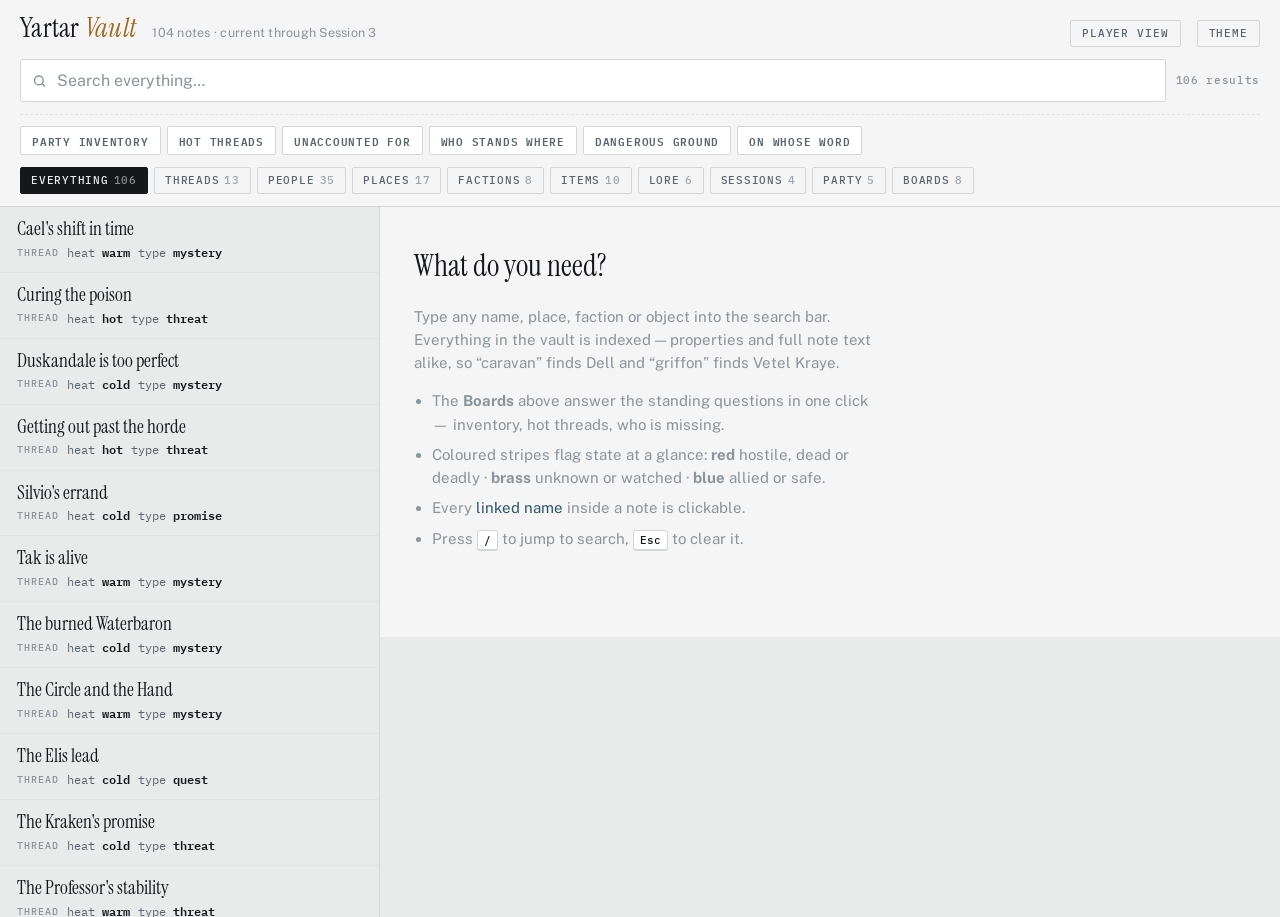
<file: docs/index.html>
<!doctype html>
<html lang="en">
<head>
<meta charset="utf-8">
<meta name="viewport" content="width=device-width, initial-scale=1, viewport-fit=cover">
<meta name="color-scheme" content="light dark">
<meta name="description" content="Searchable index of the Yartar campaign vault.">
</head>
<body>
<title>Yartar Vault Index</title>
<link rel="preconnect" href="https://fonts.googleapis.com">
<link rel="preconnect" href="https://fonts.gstatic.com" crossorigin>
<link rel="stylesheet" href="https://fonts.googleapis.com/css2?family=Instrument+Serif:ital@0;1&family=Public+Sans:ital,wght@0,400;0,500;0,600;0,700;1,400&family=IBM+Plex+Mono:wght@400;500;600&display=swap">

<style>
:root{
  --ground:#E9EBEA; --paper:#F4F5F4; --raise:#FFFFFF;
  --ink:#14181B; --slate:#59656E; --faint:#8A949B;
  --rule:#D2D7D7; --rule-soft:#E0E4E3;
  --brass:#A06A21; --brass-soft:#EFE2CC;
  --river:#2C5666; --river-soft:#DCE7EA;
  --oxblood:#8A2E2E; --oxblood-soft:#F0DCDA;
  --shadow:0 1px 2px rgba(20,24,27,.06),0 8px 24px -12px rgba(20,24,27,.18);
  --mono:"IBM Plex Mono",ui-monospace,SFMono-Regular,Menlo,monospace;
  --sans:"Public Sans",system-ui,-apple-system,Segoe UI,sans-serif;
  --serif:"Instrument Serif",Georgia,"Times New Roman",serif;
}
@media (prefers-color-scheme:dark){
  :root:not([data-theme="light"]){
    --ground:#101518; --paper:#161D21; --raise:#1C252A;
    --ink:#E2E7E9; --slate:#96A3AB; --faint:#6C797F;
    --rule:#2A353B; --rule-soft:#212A2F;
    --brass:#D6A05E; --brass-soft:#3A2E1D;
    --river:#7FB4C6; --river-soft:#1C2F36;
    --oxblood:#D2706E; --oxblood-soft:#38201F;
    --shadow:0 1px 2px rgba(0,0,0,.4),0 10px 30px -14px rgba(0,0,0,.7);
  }
}
:root[data-theme="dark"]{
  --ground:#101518; --paper:#161D21; --raise:#1C252A;
  --ink:#E2E7E9; --slate:#96A3AB; --faint:#6C797F;
  --rule:#2A353B; --rule-soft:#212A2F;
  --brass:#D6A05E; --brass-soft:#3A2E1D;
  --river:#7FB4C6; --river-soft:#1C2F36;
  --oxblood:#D2706E; --oxblood-soft:#38201F;
  --shadow:0 1px 2px rgba(0,0,0,.4),0 10px 30px -14px rgba(0,0,0,.7);
}

*{box-sizing:border-box}
body{
  margin:0; background:var(--ground); color:var(--ink);
  font-family:var(--sans); font-size:15px; line-height:1.55;
  -webkit-font-smoothing:antialiased;
}
:focus-visible{outline:2px solid var(--river); outline-offset:2px; border-radius:3px}
@media (prefers-reduced-motion:reduce){*{animation:none!important;transition:none!important}}

/* ---------- command bar ---------- */
.bar{
  position:sticky; top:0; z-index:40; background:var(--paper);
  border-bottom:1px solid var(--rule); padding:14px 20px 0;
}
.bar-top{display:flex; align-items:baseline; gap:16px; flex-wrap:wrap; margin-bottom:12px}
.wordmark{font-family:var(--serif); font-size:27px; line-height:1; letter-spacing:.01em}
.wordmark em{font-style:italic; color:var(--brass)}
.tagline{font-size:12.5px; color:var(--faint); letter-spacing:.02em}
.spacer{flex:1}
.themebtn{
  font:500 11px/1 var(--mono); letter-spacing:.08em; text-transform:uppercase;
  background:none; border:1px solid var(--rule); color:var(--slate);
  padding:7px 11px; border-radius:2px; cursor:pointer;
}
.themebtn:hover{border-color:var(--brass); color:var(--brass)}
.themebtn[aria-pressed="true"]{background:var(--brass); border-color:var(--brass); color:#fff}
:root[data-theme="dark"] .themebtn[aria-pressed="true"],
:root:not([data-theme="light"]) .themebtn[aria-pressed="true"]{color:#1A1206}

.searchrow{display:flex; gap:10px; align-items:stretch; margin-bottom:12px}
.searchwrap{position:relative; flex:1; min-width:0}
#q{
  width:100%; font-family:var(--sans); font-size:16px; color:var(--ink);
  background:var(--raise); border:1px solid var(--rule); border-radius:2px;
  padding:11px 13px 11px 36px;
}
#q::placeholder{color:var(--faint)}
#q:focus{border-color:var(--river); outline:none; box-shadow:0 0 0 3px var(--river-soft)}
.searchwrap svg{position:absolute; left:12px; top:50%; transform:translateY(-50%); color:var(--faint)}
.hits{
  font:500 11px/1 var(--mono); color:var(--faint); align-self:center;
  white-space:nowrap; letter-spacing:.06em;
}

.chips{display:flex; gap:6px; flex-wrap:wrap; padding-bottom:12px}
.chip{
  font:500 11px/1 var(--mono); letter-spacing:.07em; text-transform:uppercase;
  background:transparent; border:1px solid var(--rule); color:var(--slate);
  padding:7px 10px; border-radius:2px; cursor:pointer; white-space:nowrap;
}
.chip:hover{border-color:var(--slate); color:var(--ink)}
.chip[aria-pressed="true"]{background:var(--ink); border-color:var(--ink); color:var(--ground)}
.chip .n{opacity:.55; margin-left:5px}
.chip.facet[aria-pressed="true"]{background:var(--brass); border-color:var(--brass); color:#fff}
:root[data-theme="dark"] .chip.facet[aria-pressed="true"],
:root:not([data-theme="light"]) .chip.facet[aria-pressed="true"]{color:#1A1206}
.facets{display:flex; gap:6px; flex-wrap:wrap; padding-bottom:12px; border-top:1px dashed var(--rule-soft); padding-top:11px}
.facets:empty{display:none}
.facetlabel{font:500 10px/22px var(--mono); letter-spacing:.1em; text-transform:uppercase; color:var(--faint); margin-right:2px}

/* ---------- boards ---------- */
.boards{display:flex; gap:6px; flex-wrap:wrap; padding:11px 0 12px; border-top:1px dashed var(--rule-soft)}
.menubtn{display:none}
.msec{display:contents}
.mhead,.mhint,.mrow,.msec-display{display:none}
.board{
  font:600 11px/1 var(--mono); letter-spacing:.07em; text-transform:uppercase;
  background:var(--raise); border:1px solid var(--rule); color:var(--slate);
  padding:8px 11px; border-radius:2px; cursor:pointer;
}
.board:hover{border-color:var(--brass); color:var(--brass)}
.board[aria-pressed="true"]{background:var(--brass-soft); border-color:var(--brass); color:var(--brass)}

/* ---------- workspace ---------- */
.work{display:grid; grid-template-columns:minmax(300px,380px) 1fr; gap:0; align-items:start}
.index{
  border-right:1px solid var(--rule); min-height:calc(100vh - 190px);
  max-height:calc(100vh - 190px); overflow-y:auto; background:var(--ground);
}
.row{
  display:grid; grid-template-columns:3px 1fr; gap:0; width:100%; text-align:left;
  background:none; border:none; border-bottom:1px solid var(--rule-soft);
  cursor:pointer; font-family:inherit; color:inherit; padding:0;
}
.row:hover{background:var(--paper)}
.row[aria-current="true"]{background:var(--raise)}
.row[aria-current="true"] .rname{color:var(--river)}
.stripe{background:var(--rule)}
.row.crit .stripe{background:var(--oxblood)}
.row.warn .stripe{background:var(--brass)}
.row.ok .stripe{background:var(--river)}
.rbody{padding:11px 14px; min-width:0}
.rname{font-family:var(--serif); font-size:19px; line-height:1.2; display:block; margin-bottom:3px; text-wrap:balance}
.rmeta{display:flex; gap:8px; flex-wrap:wrap; align-items:center}
.kindtag{font:500 9.5px/1 var(--mono); letter-spacing:.11em; text-transform:uppercase; color:var(--faint)}
.pv{font:400 11.5px/1.4 var(--mono); color:var(--slate)}
.pv b{font-weight:600; color:var(--ink)}
.snip{font-size:12.5px; color:var(--slate); margin-top:5px; display:-webkit-box; -webkit-line-clamp:2; -webkit-box-orient:vertical; overflow:hidden}
.snip mark, .rname mark{background:var(--brass-soft); color:inherit; padding:0 1px; border-radius:2px}
.empty{padding:40px 20px; color:var(--faint); text-align:center; font-size:14px}

/* ---------- detail ---------- */
.detail{
  padding:28px 34px 80px; max-height:calc(100vh - 190px); overflow-y:auto;
  background:var(--paper);
}
.dhead{border-bottom:1px solid var(--rule); padding-bottom:16px; margin-bottom:20px}
.dkind{font:600 10px/1 var(--mono); letter-spacing:.14em; text-transform:uppercase; color:var(--brass); margin-bottom:8px}
h1.dname{font-family:var(--serif); font-weight:400; font-size:42px; line-height:1.05; margin:0 0 14px; text-wrap:balance; letter-spacing:.005em}
.props{display:flex; gap:6px; flex-wrap:wrap}
.prop{
  font:400 11.5px/1 var(--mono); background:var(--raise); border:1px solid var(--rule);
  border-radius:2px; padding:6px 9px; color:var(--slate); font-variant-numeric:tabular-nums;
}
.prop b{font-weight:600; color:var(--ink); margin-left:5px}
.prop.p-crit{border-color:var(--oxblood); background:var(--oxblood-soft)} .prop.p-crit b{color:var(--oxblood)}
.prop.p-warn{border-color:var(--brass); background:var(--brass-soft)} .prop.p-warn b{color:var(--brass)}
.prop.p-ok{border-color:var(--river); background:var(--river-soft)} .prop.p-ok b{color:var(--river)}

.md{max-width:66ch; font-size:15.5px}
.md h2{font-family:var(--serif); font-weight:400; font-size:26px; line-height:1.15; margin:30px 0 10px; text-wrap:balance}
.md h3{font:600 13px/1.3 var(--sans); letter-spacing:.05em; text-transform:uppercase; color:var(--slate); margin:24px 0 8px}
.md p{margin:0 0 13px}
.md ul{margin:0 0 13px; padding-left:19px} .md li{margin-bottom:5px}
.md strong{font-weight:600}
.md em{font-style:italic}
.md code{font:400 13px var(--mono); background:var(--raise); border:1px solid var(--rule); border-radius:2px; padding:1px 5px}
.md hr{border:none; border-top:1px solid var(--rule); margin:26px 0}
.md a.wl{color:var(--river); text-decoration:none; border-bottom:1px solid var(--river-soft); cursor:pointer}
.md a.wl:hover{border-bottom-color:var(--river); background:var(--river-soft)}
.md a.dead{color:var(--faint); border-bottom:1px dotted var(--rule); cursor:default}
.tablewrap{overflow-x:auto; margin:0 0 16px; border:1px solid var(--rule); border-radius:2px; background:var(--raise)}
.md table{border-collapse:collapse; width:100%; font-size:13.5px}
.md th{
  font:600 10px/1 var(--mono); letter-spacing:.1em; text-transform:uppercase; color:var(--faint);
  text-align:left; padding:10px 13px; border-bottom:1px solid var(--rule); white-space:nowrap;
}
.md td{padding:9px 13px; border-bottom:1px solid var(--rule-soft); vertical-align:top}
.md tr:last-child td{border-bottom:none}

.cal{border-left:2px solid var(--rule); background:var(--raise); padding:13px 16px; margin:0 0 16px; border-radius:0 2px 2px 0}
.cal .ct{font:600 10px/1 var(--mono); letter-spacing:.12em; text-transform:uppercase; margin-bottom:7px; display:flex; align-items:center; gap:6px}
.cal p:last-child{margin-bottom:0}
.cal-cael{border-left-color:var(--brass); background:var(--brass-soft)} .cal-cael .ct{color:var(--brass)}
:root.table-mode .cal-cael{display:none}
.tmnote{
  display:none; font:400 12px/1.4 var(--sans); color:var(--faint);
  border:1px dashed var(--rule); border-radius:2px; padding:8px 11px; margin:0 0 16px;
}
:root.table-mode .tmnote{display:block}
.cal-cael .md-in{font-style:italic}
.cal-question{border-left-color:var(--river); background:var(--river-soft)} .cal-question .ct{color:var(--river)}
.cal-danger{border-left-color:var(--oxblood); background:var(--oxblood-soft)} .cal-danger .ct{color:var(--oxblood)}

.related{margin-top:34px; padding-top:18px; border-top:1px solid var(--rule)}
.related h4{font:600 10px/1 var(--mono); letter-spacing:.13em; text-transform:uppercase; color:var(--faint); margin:0 0 11px}
.rellist{display:flex; gap:6px; flex-wrap:wrap}
.rellist button{
  font:400 12.5px var(--sans); background:var(--raise); border:1px solid var(--rule);
  color:var(--river); padding:5px 10px; border-radius:2px; cursor:pointer;
}
.rellist button:hover{border-color:var(--river); background:var(--river-soft)}

.placeholder{color:var(--faint); max-width:52ch; padding-top:8px}
.placeholder h2{font-family:var(--serif); font-weight:400; font-size:30px; color:var(--ink); margin:0 0 12px}
.placeholder kbd{
  font:500 11px var(--mono); background:var(--raise); border:1px solid var(--rule);
  border-bottom-width:2px; border-radius:3px; padding:2px 6px; color:var(--ink);
}
.placeholder ul{padding-left:18px; margin:14px 0 0} .placeholder li{margin-bottom:7px}

/* ---------- board view ---------- */
.boardview{padding:4px 0 0}
.boardview h2{font-family:var(--serif); font-weight:400; font-size:32px; margin:0 0 6px; line-height:1.1}
.boardview .bsub{color:var(--slate); font-size:14px; margin:0 0 22px; max-width:60ch}
.grp{margin-bottom:26px}
.grp h3{font:600 10.5px/1 var(--mono); letter-spacing:.13em; text-transform:uppercase; color:var(--brass); margin:0 0 10px; padding-bottom:7px; border-bottom:1px solid var(--rule)}

/* ---------------------------------------------------------------------
   Phones get a different shape, not a squeezed desktop:
   - only the search row is sticky, so reading a note uses the whole screen
   - filters and boards live in a sheet you open, not strips you must swipe
   - tapping a result opens the note full screen with its own back bar
   --------------------------------------------------------------------- */
@media (max-width:700px){
  .bar{position:static; padding:11px 12px 0}
  .bar-top{gap:10px; margin-bottom:10px}
  .tagline{display:none}
  .wordmark{font-size:20px}
  .bar-top .themebtn{display:none}     /* moved into the menu */

  /* the row that broke: it must wrap, or flex-basis on the count
     crushes the input down to nothing */
  .searchrow{
    position:sticky; top:0; z-index:60; margin:0 -14px 0; padding:9px 12px;
    background:var(--paper); border-bottom:1px solid var(--rule);
    gap:8px; flex-wrap:wrap; align-items:center;
  }
  .searchwrap{flex:1 1 0; min-width:150px}
  #q{padding:12px 12px 12px 34px}      /* 16px font stops iOS zoom-on-focus */
  .hits{order:3; flex:1 0 100%; text-align:right; font-size:10px; padding-top:1px}

  .menubtn{
    display:inline-flex; align-items:center; justify-content:center; position:relative;
    flex:0 0 auto; width:46px; height:46px; padding:0;
    background:var(--raise); border:1px solid var(--rule); border-radius:2px; cursor:pointer;
  }
  .menubtn .bars, .menubtn .bars::before, .menubtn .bars::after{
    content:""; display:block; width:17px; height:2px; background:var(--slate); border-radius:2px;
  }
  .menubtn .bars{position:relative}
  .menubtn .bars::before{position:absolute; top:-6px}
  .menubtn .bars::after{position:absolute; top:6px}
  .menubtn[aria-expanded="true"]{background:var(--ink); border-color:var(--ink)}
  .menubtn[aria-expanded="true"] .bars,
  .menubtn[aria-expanded="true"] .bars::before,
  .menubtn[aria-expanded="true"] .bars::after{background:var(--ground)}
  #fcount:not(:empty){
    position:absolute; top:-6px; right:-6px;
    display:inline-flex; align-items:center; justify-content:center; min-width:18px; height:18px;
    padding:0 4px; border-radius:9px; background:var(--brass); color:#fff;
    font:600 10px/1 var(--mono);
  }

  /* the menu */
  #controls{display:none; padding:4px 0 8px}
  :root.filters-open #controls{display:block}
  .msec{display:block; padding:12px 0; border-bottom:1px solid var(--rule-soft)}
  .msec:last-child{border-bottom:none}
  .mhead{
    display:block; margin:0 0 9px;
    font:600 10px/1 var(--mono); letter-spacing:.14em; text-transform:uppercase; color:var(--brass);
  }
  .mrow{display:flex; gap:6px; flex-wrap:wrap}
  .msec-display{display:block}
  .mhint{display:block; margin:10px 0 0; font-size:12.5px; line-height:1.5; color:var(--faint)}
  .chips,.facets,.boards{flex-wrap:wrap; padding:0}
  .boards{border-top:none}
  .facets{border-top:none; padding-top:8px}
  .chip,.board{min-height:44px; display:inline-flex; align-items:center; padding:0 13px}
  .themebtn{min-height:44px; display:inline-flex; align-items:center; padding:0 14px}
  .facetlabel{line-height:44px}

  /* list */
  .work{grid-template-columns:1fr}
  .index{border-right:none; max-height:none; min-height:0}
  .row{min-height:60px}
  .rbody{padding:13px 14px}
  .rname{font-size:20px}

  /* note, full screen */
  :root.viewing .bar{display:none}
  :root.viewing .index{display:none}
  .detail{max-height:none; padding:0 0 70px}
  .detailbar{
    display:flex; align-items:center; gap:10px; position:sticky; top:0; z-index:70;
    background:var(--paper); border-bottom:1px solid var(--rule); padding:8px 12px; margin-bottom:18px;
  }
  .detailbar .bk{
    flex:0 0 auto; min-height:44px; min-width:44px; display:inline-flex; align-items:center;
    justify-content:center; background:none; border:1px solid var(--rule); border-radius:2px;
    color:var(--slate); cursor:pointer; font-size:17px;
  }
  .detailbar .bt{
    font-family:var(--serif); font-size:18px; line-height:1.15; min-width:0; flex:1;
    overflow:hidden; text-overflow:ellipsis; white-space:nowrap;
  }
  .detailbar .tm{
    flex:0 0 auto; min-height:44px; padding:0 11px; display:inline-flex; align-items:center;
    font:600 10px/1 var(--mono); letter-spacing:.06em; text-transform:uppercase;
    background:none; border:1px solid var(--rule); border-radius:2px; color:var(--slate); cursor:pointer;
  }
  :root.table-mode .detailbar .tm{background:var(--brass); border-color:var(--brass); color:#fff}
  .detailbar .tm::after{content:" view"}
  .dhead,.md,.related,.tmnote,.boardview,.placeholder{padding-left:16px; padding-right:16px}
  h1.dname{font-size:31px}
  .md{font-size:16px}
  .rellist button{min-height:40px}
}
@media (min-width:701px){ .detailbar{display:none} }

@media (max-width:880px) and (min-width:701px){
  .work{grid-template-columns:1fr}
  .index{max-height:none; min-height:0; border-right:none; border-bottom:1px solid var(--rule)}
  .index.hide-m{display:none}
  .detail{max-height:none; padding:22px 20px 60px}
  h1.dname{font-size:33px}
}
</style>

<div class="bar">
  <div class="bar-top">
    <div class="wordmark">Yartar <em>Vault</em></div>
    <div class="tagline">104 notes &middot; current through Session 3</div>
    <div class="spacer"></div>
    <button class="themebtn" id="tablemode" type="button" aria-pressed="false" title="Hides Cael's margin notes">Player view</button>
    <button class="themebtn" id="theme" type="button">Theme</button>
  </div>
  <div class="searchrow">
    <button class="menubtn" id="menubtn" type="button" aria-expanded="false" aria-label="Open menu"><span class="bars"></span><span id="fcount"></span></button>
    <div class="searchwrap">
      <svg width="15" height="15" viewBox="0 0 24 24" fill="none" stroke="currentColor" stroke-width="2.2" stroke-linecap="round"><circle cx="11" cy="11" r="7"></circle><path d="m20 20-3.5-3.5"></path></svg>
      <input id="q" type="search" autocomplete="off" spellcheck="false" placeholder="Search everything&hellip;">
    </div>
    <span class="hits" id="hits"></span>
  </div>
  <div id="controls">
    <div class="msec"><h4 class="mhead">Boards</h4><div class="boards" id="boards"></div></div>
    <div class="msec"><h4 class="mhead">Filter</h4><div class="chips" id="kinds"></div><div class="facets" id="facets"></div></div>
    <div class="msec msec-display">
      <h4 class="mhead">Display</h4>
      <div class="mrow">
        <button class="themebtn" id="theme-m" type="button">Theme</button>
        <button class="themebtn" id="playerview-m" type="button" aria-pressed="false">Player view</button>
      </div>
      <p class="mhint">Player view hides Cael&rsquo;s margin notes &mdash; his opinions, and the handful of things he has not said out loud. Turn it on before you pass the phone round the table.</p>
    </div>
  </div>
</div>

<div class="work">
  <div class="index" id="index"></div>
  <div class="detail" id="detail"></div>
</div>

<script>
/* Belt and braces: this page is also published as an Artifact, where the host
   supplies the <head>. Without a viewport tag a phone lays the page out at a
   virtual ~980px and scales it down, skipping every mobile media query. */
(function(){
  if (!document.querySelector('meta[name=viewport]')){
    var m = document.createElement('meta');
    m.name = 'viewport';
    m.content = 'width=device-width, initial-scale=1';
    (document.head || document.documentElement).appendChild(m);
  }
})();
</script>

<script>
const DATA = [{"name":"Dashboard","kind":"dashboard","tags":[],"props":{"updated":"session-3"},"body":"*Reading aloud at the table? Use [[Previously On]].*\n\n## Where we are\n\nInside the [[Vanishing Tower]], having stepped through a rift in [[The Professor]]'s tower east of the [[Evermoors]]. Objective: close the rift and bring back as many [[Memory Shards]] as we can carry.\n\nOutside, the tower is ringed by fifty to sixty [[The Orc Horde|orcs]] camped in [[Netheril|Netherese ruins]]. We got in unseen. We have no plan for getting out.\n\n## The clock\n\n> [!danger] [[The Poison|The poison]]\n> Administered at [[The Last Pint]] before [[Session 2 - Marked by the Unseen|Session 2]]. [[The Knife]]'s antidotes bought partial relief. [[Cael]] has calmed the symptoms; **he has not stopped the progression.** [[The Professor]] is brewing the real antidote while we run his errand. He is not stable, and he is not being watched.\n\n## Active\n\n| Thread | Status |\n|---|---|\n| Close the rift, gather [[Memory Shards]] | in progress |\n| Collect the antidote from [[The Professor]] | pending our return |\n| Return [[Silvio]]'s amulet to Silverymoon | open since Session 0.5 |\n| Find out what became of [[Devon Dale]] | unresolved |\n| Get past the [[The Orc Horde|horde]] on the way out | unplanned |\n\nFull board: [[Open Threads]]\n\n## Owed\n\n- [[Dell]]'s caravan — allies on sight, freely promised\n- [[Vetel Kraye]] — wants to meet again, far side of the [[Ironspike Bridge]] in [[Yartar]]\n- [[Rennik Dale]] — the job was to save his daughter. We do not know if we did.\n\nFull ledger: [[Promises & Debts]]\n\n## Hunting us\n\n- [[The Kraken Society]] — promised we would regret it, by name\n- [[The Unseen]] — [[Reon Sahtar]] was waiting at [[The Last Pint]] with a bigger force\n- [[The Ravensworth]] — not hostile to us, but they have our measure and we handed them a direction\n\n> [!cael] Cael\n> Three of those we could have avoided. Two of them we walked into on purpose. He has stopped pretending that is an accident.","links":["Previously On","Vanishing Tower","The Professor","Evermoors","Memory Shards","The Orc Horde","Netheril","The Poison","The Last Pint","Session 2 - Marked by the Unseen","The Knife","Cael","Silvio","Devon Dale","Open Threads","Dell","Vetel Kraye","Ironspike Bridge","Yartar","Rennik Dale","Promises & Debts","The Kraken Society","The Unseen","Reon Sahtar","The Ravensworth"]},{"name":"Epic Moments","kind":"dashboard","tags":["moments"],"props":{},"body":"The beats worth remembering out loud. Keep this short and keep it earned.\n\n---\n\n### The cavern under the corpses\n`Session 0.5` · [[Noannar's Hold]]\n[[Cael]] and [[Simon]] lived because a small hollow opened under a mountain of the dead. Nothing they did earned it.\n> [!cael] Cael\n> Luck, he says, is the moment before a thing has settled. He has never been closer to the moment, and he has never been less sure who settled it.\n\n### The child in the paladin's arms\n`Session 0.5`\n[[Brian]] died in [[James D Folly]]'s hands after the water came down into the caves. The paladin has not been the same.\n\n### Devon's performance\n`Session 1` · [[The Hearthstone]], [[Duskandale]]\n[[Devon Dale]] refused to run and told the room the truth instead — the [[The Ashrit Circle|Circle]], the [[The Hand of Yartar|Hand]], all of it. A magnificent piece of storytelling.\n> [!cael] Cael\n> He judged it honest, and decided on the spot she was worth saving. That judgment is his one real vanity. It has been wrong before, expensively, and he chose to trust it anyway. **Character beat — flag for the DM.**\n\n### Wearing her face out the door\n`Session 1`\n[[Cael]] took [[Devon Dale]]'s place and sent her running invisible, steering her eyes away from [[Tak]]'s body on the way out. The village never knew. Only [[The Knife]] saw through it — because [[Vaelis]] told him.\n\n### Ten off the road\n`Session 3` · east of [[The Drawbridge]]\nMedicine, prayer and magic, spent to the last drop, and nearly ten people who were going to die did not. [[Torvin]]'s daughter among them.\n> [!cael] Cael\n> To an uprooted village on a bad road, he is now a story with a name in it. He notices that he did not hate this.","links":["Noannar's Hold","Cael","Simon","Brian","James D Folly","The Hearthstone","Duskandale","Devon Dale","The Ashrit Circle","The Hand of Yartar","Tak","The Knife","Vaelis","The Drawbridge","Torvin"]},{"name":"Open Threads","kind":"dashboard","tags":["threads"],"props":{},"body":"Sorted by how much they are likely to hurt. Each has its own note in `09 Threads` with what we know, what we don't, and who would know — this page is the running order. Live tables: [[Views]].\n\n## Hot\n\n### [[Curing the poison]]\n`#status/active` · [[Session 2 - Marked by the Unseen|S2]]\nDosed at [[The Last Pint]]. Partial antidotes from [[The Knife]]. [[Cael]] is holding the symptoms down and the progression is continuing underneath. [[The Professor]] has the cure and our leash.\n> [!question] What exactly are we poisoned with? Nobody has named it. [[Elis]] in the [[The Warrens|Warrens]] was floated as a backup and never pursued.\n\n### [[Getting out past the horde]]\n`#status/active` · [[Session 3 - Trail of Hope|S3]]\nFifty to sixty [[The Orc Horde|orcs]], a towering female warleader, camped in [[Netheril|Netherese ruins]]. We went in invisible. Invisibility is a resource, not a plan.\n\n### [[Where Devon went]]\n`#status/active` · [[Session 2 - Marked by the Unseen|S2]]\n[[Vetel Kraye]] was her extraction — a griffon out. He says **she never arrived.** [[The Knife]] and [[The Songbird]] left to hunt her with a direction we gave them.\n> [!cael] Cael\n> He took her place so she could run. If she died anyway, the trade bought nothing. He would like to know which it was, and he is not sure he wants to know.\n\n## Warm\n\n### [[Tak is alive]]\n`#status/active` · [[Session 1 - The Savage Daughter|S1]], [[Session 3 - Trail of Hope|S3]]\n[[Cael]] steered [[Devon Dale]] away from a body hanging outside the window in [[Duskandale]] — [[Tak]]'s. In S3, on the road back for the horses, Cael saw Tak alive and talking to a gathered group.\n> [!question] Was the body someone else? Was it never a body? Was Tak turned, or was he theirs from the start? Who was he talking to?\n\n### [[The Circle and the Hand]]\n`#status/active` · [[Session 1 - The Savage Daughter|S1]]\n[[Devon Dale]] had documents proving [[The Ashrit Circle]] — fake resistance against [[Caldren Voss]] — is in league with [[The Hand of Yartar]]. **Her allies took the files and left.** We never read them and we do not have them.\n\n### [[Cael's shift in time]]\n`#status/active` · [[Session 3 - Trail of Hope|S3]]\nWhile working the ropes of [[The Drawbridge]] inside [[Lorien]]'s chronurgy, [[Cael]] experienced a strange displacement in time. Unexplained. Nobody has followed it up.\n> [!cael] Cael\n> He has not mentioned it to Lorien. He is telling himself it was the magic.\n\n### [[The Professor's stability]]\n`#status/active` · [[Session 3 - Trail of Hope|S3]]\nHe is trying to close rifts between the material realm and the [[Vanishing Tower]]. He also keeps sending people *into* it to prove a theory. He was [[Lorien]]'s mentor. He is holding our antidote.\n\n## Cold\n\n### [[The Kraken's promise]]\n`#status/cold` · [[Session 0.5 - Noannar's Hold Massacre|S0.5]]\nA sahuagin caster used the gem to raise the pillar that drowned [[Noannar's Hold]]. [[The KrakenWizard]] named his people before he died and promised consequences. Nothing since.\n\n### [[Silvio's errand]]\n`#status/cold` · [[Session 0.5 - Noannar's Hold Massacre|S0.5]]\nA wife and three children in Silverymoon. See [[Promises & Debts]].\n\n### [[Whose name is Ravensworth]]\n`#status/cold` · [[Session 3 - Trail of Hope|S3]]\nWe learned they are **[[Doman Vein]]** and **[[Iskra Vein]]**. So *Ravensworth* is a title, an epithet, or a company — not a family name.\n> [!question] Whose name is Ravensworth, then?\n\n### [[The burned Waterbaron]]\n`#status/cold` · [[Session 1 - The Savage Daughter|S1]]\n[[Caldren Voss]] took [[Yartar]] by coup and burned his predecessor. Her handprint is still on the side of the bridge. Nobody has told us her name.\n\n### [[Duskandale is too perfect]]\n`#status/cold` · [[Session 1 - The Savage Daughter|S1]]\nBuilt by [[Corvan Vallen]] of [[House Vallen]]. Named in Common **and Elvish**, which was noted as odd. Rich, peaceful, uniformly happy. [[Dell]]'s refugees were sent there.\n\n### [[The Elis lead]]\n`#status/cold` · [[Session 2 - Marked by the Unseen|S2]]\nNamed by [[Tom Farow]] as a possible antidote source in the [[The Warrens|Warrens]]. Never pursued. Still a name we hold and nobody knows we hold.","links":["Views","Curing the poison","Session 2 - Marked by the Unseen","The Last Pint","The Knife","Cael","The Professor","Elis","The Warrens","Getting out past the horde","Session 3 - Trail of Hope","The Orc Horde","Netheril","Where Devon went","Vetel Kraye","The Songbird","Tak is alive","Session 1 - The Savage Daughter","Devon Dale","Duskandale","Tak","The Circle and the Hand","The Ashrit Circle","Caldren Voss","The Hand of Yartar","Cael's shift in time","The Drawbridge","Lorien","The Professor's stability","Vanishing Tower","The Kraken's promise","Session 0.5 - Noannar's Hold Massacre","Noannar's Hold","The KrakenWizard","Silvio's errand","Promises & Debts","Whose name is Ravensworth","The burned Waterbaron","Yartar","Duskandale is too perfect","Corvan Vallen","House Vallen","Dell","The Elis lead","Tom Farow"]},{"name":"Previously On","kind":"dashboard","tags":["recap"],"props":{"updated":"session-3"},"body":"*Read aloud at the start of play. Regenerated after every session by `/recap`.*\n\n---\n\nThree of you are dying, slowly, and none of you know what from.\n\nThe poison went in at **the Last Pint**, the morning after you played that room as **the Harpies Lyras**. **The Knife** sold you a half-cure for the direction **Devon Dale** ran — the woman you were hired to save, the woman **Cael** wore out of Duskandale so she could run invisible under her own face. She never reached her extraction. Nobody knows where she is, and the people who took her documents are gone too.\n\nThe only real antidote is east. East is a drawbridge that hasn't moved in an age. East is ten people **Cael** pulled off a road the orcs had already finished with, who will tell that story for the rest of their lives. And east, finally, is a tower ringed by sixty of them, camped in ruins older than the kingdom that named them.\n\nYou went in invisible. **The Professor** — Lorien's old teacher, and not a steady man — is brewing your cure right now, alone, while you are somewhere else entirely.\n\nBecause the price was an errand. Through the rift, into the **Vanishing Tower** of Ilvaeris, god of time and memory and history.\n\nThere are columns here made of memory. There are things living in them that feed on it.\n\nYou have a rift to close, shards to carry home, and no way out but the one you came in by.","links":[]},{"name":"Promises & Debts","kind":"dashboard","tags":["promises"],"props":{},"body":"## We owe\n\n**[[Silvio]]'s amulet → his wife and three children, Silverymoon.**\nGiven by a dying gnome under a pile of corpses at [[Noannar's Hold]]. He used his last breath on it. `#status/open` · Session 0.5\n\n**[[Brisk]] will follow.**\n[[Cael]] promised [[Devon Dale]] that her friend would come after her, to get her moving. Brisk left with her allies and the files instead. `#status/broken?` · Session 1\n> [!cael] Cael\n> He said it to save her life and he would say it again. It was still a lie, and he has not decided what he owes for it.\n\n**[[The Professor]]'s errand.**\nClose the rift, bring back [[Memory Shards]]. Payment is the antidote. `#status/open` · Session 3\n\n**[[Rennik Dale]]'s job.**\nEscort his daughter to safety. Unclear whether completed, failed, or neither. `#status/unresolved` · Session 1\n\n## We are owed\n\n**[[Dell]] and the Evermoor caravan** — steadfast allies if we meet again. Freely given, unprompted, after [[Cael]] pulled ten of them back from certain death. They were pointed at [[Duskandale]]. `#status/open` · Session 3\n\n**[[Vetel Kraye]]** — sheltered us, fought beside us, fed us. Asked only to meet again, far side of the [[Ironspike Bridge]] in [[Yartar]], if fate allows. `#status/open` · Session 2\n\n**[[Torvin]]** — already paid in full. See [[Torvin's Shield]].\n\n**[[Beat]]** — broke his master's standing instruction to fetch us antitoxins. He is a construct and may not think of it as a debt. We should. `#status/open` · Session 3\n\n## Held against us\n\n**[[The Kraken Society]]** — a named promise of regret, from a dying wizard. `#status/open`\n\n**[[The Unseen]]** — we killed a war party and took their gear. [[Reon Sahtar]] knows. `#status/open`","links":["Silvio","Noannar's Hold","Brisk","Cael","Devon Dale","The Professor","Memory Shards","Rennik Dale","Dell","Duskandale","Vetel Kraye","Ironspike Bridge","Yartar","Torvin","Torvin's Shield","Beat","The Kraken Society","The Unseen","Reon Sahtar"]},{"name":"Timeline","kind":"dashboard","tags":["timeline"],"props":{},"body":"| When | What | Where |\n|---|---|---|\n| Before it starts | [[Cael]] is given the [[Coin of Tymora]] by an old mentor | the river |\n| **S0.5** | [[Cael]] rides as bodyguard to an elf clerk; caravan halts | [[Noannar's Hold]] |\n| **S0.5** | [[Sol]]'s rumour sends him to the temple of Eldath | [[Noannar's Hold]] |\n| **S0.5** | Doors barricaded; a pillar of seawater; sahuagin; massacre | the temple |\n| **S0.5** | [[Cael]] and [[Simon]] survive beneath the dead; [[Silvio]] dies | the tunnels |\n| **S0.5** | Meet [[Vaelis]], [[James D Folly]], [[Wong Bless]], [[Brian]] | the caves |\n| **S0.5** | The [[Blue Gem]] fight; [[The KrakenWizard]] falls naming his masters | the caves |\n| **S0.5** | The Hold drowns. [[Brian]] dies. The party splits. | — |\n| *~2 weeks* | Notoriety, and its fading | [[Yartar]] |\n| **S1** | Summons from [[Rennik Dale]]; meet [[Lorien]] | [[7 Sinners]] |\n| **S1** | Fake tolls on the road; detour | Evermoor Way |\n| **S1** | [[Devon Dale]] found; she refuses to run; she performs | [[The Hearthstone]] |\n| **S1** | She is marked — a pin and a raven's feather. [[Tak]] hangs. | [[Duskandale]] |\n| **S1** | [[Cael]] takes her face; she runs. [[The Knife]] is waiting. | outside the village |\n| **S2** | The parley: antidotes for a direction | the road |\n| **S2** | [[Vaelis]] reveals the disguise | — |\n| **S2** | Ambush by [[The Unseen]]; [[Vetel Kraye]] intervenes; [[Selda]] dies | — |\n| **S2** | [[Tom Farow]] talks: [[Reon Sahtar]], [[Elis]], the rings and bandages | — |\n| **S2** | Shelter, breakfast, and Vetel's news: Devon never arrived | the small cave |\n| **S3** | Back toward the village for horses. [[Tak]] seen **alive**. | the road |\n| **S3** | [[The Drawbridge]] restored; [[Cael]]'s shift in time | south of the [[Evermoors]] |\n| **S3** | The orc-struck caravan; ten saved; [[Torvin's Shield]] given | beyond the bridge |\n| **S3** | The horde, the ruins, the tower; [[Beat]] at the door | [[The Professor's Tower]] |\n| **S3** | Terms with [[The Professor]]; through the rift | [[Vanishing Tower]] |","links":["Cael","Coin of Tymora","Noannar's Hold","Sol","Simon","Silvio","Vaelis","James D Folly","Wong Bless","Brian","Blue Gem","The KrakenWizard","Yartar","Rennik Dale","Lorien","7 Sinners","Devon Dale","The Hearthstone","Tak","Duskandale","The Knife","The Unseen","Vetel Kraye","Selda","Tom Farow","Reon Sahtar","Elis","The Drawbridge","Evermoors","Torvin's Shield","Beat","The Professor's Tower","The Professor","Vanishing Tower"]},{"name":"Views","kind":"dashboard","tags":[],"props":{},"body":"Live tables built off the frontmatter defined in [[Property Schema]]. These list things. The [[Dashboard]] says what matters — keep both.\n\n> [!danger] Open this folder as its own Obsidian vault\n> There are **eight** nested `.obsidian` roots under `DnD`, and three other copies of this campaign sitting beside this one — `Long Campaigns/Yartar`, `Long Campaigns/Yartar - Copy`, and `Long Campaigns/Ledger/Grey Ledger Vault`. If Obsidian is opened at any folder above this one, every view double-counts: two Ravensworths, a stray *Voss Regime*, somebody else's `T - Faction` template.\n>\n> **Fix:** Obsidian → *Open folder as vault* → point it at `Long Campaigns/Vault`. It already has its own `.obsidian`. This also switches on the `cael-callout` CSS snippet, which lives in this folder and is inactive under any other root.\n\n## The bases\n\nObsidian's **Bases** is a core feature, so these work on a clean install.\n\n| Base | Views |\n|---|---|\n| `Threads.base` | *By heat* · *Hot* · *Quests* · *Threats* · *Mysteries* · *Closed* |\n| `NPCs.base` | *Who matters* · *Allies* · *Pointed at us* · *Loose ends* · *Cael's cover* · *The dead* |\n| `Locations.base` | *Everywhere* · *Do not walk in* · *Yartar* · *Gone or barred* |\n| `Factions.base` | *All factions* · *Dangerous* · *Hostile to us* |\n| `Items.base` | *Everything we hold* · *Unidentified* · *Not in our hands* |\n| `Lore.base` | *What we believe* · *On one person's word* |\n\n## The queries that matter\n\n**What is going to hurt.** `Threads.base` → *Hot*. Three of them: [[Curing the poison]], [[Getting out past the horde]], [[Where Devon went]].\n\n**Who is unaccounted for.** `status` in `unknown`, `missing`, `presumed-dead`. [[Devon Dale]] — the job — plus [[Brisk]], [[Sef]] and [[Fren]] with the files they walked off with, and [[Tom Farow]], who talked and vanished.\n\n**What we are carrying that we do not understand.** `identified: false`. The [[Coin of Tymora]] has been in [[Cael]]'s pocket since before the campaign started. [[Selda's Signet Ring]] is the strongest unexamined lead the party owns.\n\n**Where it is dangerous and why.** `danger` is separate from `status` on purpose. [[The Last Pint]] is an intact, open, working pub — the danger is that [[Reon Sahtar]] is sitting in it.\n\n**What we believe because one man said so.** `confidence` and `source`. [[Ilvaeris]] and [[Time as Memory]] both trace to [[The Professor]], who is not neutral, is not stable, and is brewing the antidote.\n\n## Dataview fallback\n\nIf you install the **Dataview** plugin, the same views work as queries in any note:\n\n```dataview\nTABLE heat, type, opened\nFROM #thread\nWHERE status = \"active\"\nSORT heat ASC\n```\n\n```dataview\nTABLE tier, status, disposition, faction, last_seen\nFROM #npc\nWHERE tier != \"background\"\nSORT tier ASC, file.name ASC\n```\n\n```dataview\nTABLE type, parent, status, danger, access\nFROM #location\nWHERE danger = \"risky\" OR danger = \"deadly\"\n```\n\n```dataview\nTABLE type, holder, identified, origin\nFROM #item\nWHERE identified = false\n```\n\n```dataview\nTABLE confidence, source\nFROM #lore\nWHERE confidence != \"established\"\n```","links":["Dashboard","Curing the poison","Getting out past the horde","Where Devon went","Devon Dale","Brisk","Sef","Fren","Tom Farow","Coin of Tymora","Cael","Selda's Signet Ring","The Last Pint","Reon Sahtar","Ilvaeris","Time as Memory","The Professor"]},{"name":"Session 0.5 - Noannar's Hold Massacre","kind":"session","tags":[],"props":{"session":0.5,"title":"Noannar's Hold Massacre","pcs":["[[Cael]]","[[Vaelis]]","[[Simon]]","[[James D Folly]]","[[Wong Bless]]"],"locations":["[[Noannar's Hold]]"],"npcs":["[[Sol]]","[[Silvio]]","[[Brian]]","[[The KrakenWizard]]"]},"body":"## Before\n\n[[Cael]] was given the [[Coin of Tymora]] by an old mentor from his road years — holed through the middle, and smooth on the tails side where something used to be. It is magical. What it does is not established.\n\n## The Hold\n\nCael was travelling as bodyguard to an elf clerk, part of a caravan that stopped at [[Noannar's Hold]].\n\nHe heard from [[Sol]] — an old sailor missing an eye, a leg and an arm, all on his right side — that the temple of Eldath in the Hold stood on something older. He went to look. He found that the site had belonged to **Leira** in ages past, and that a town's worth of people now prayed to Eldath on top of her.\n\n> [!cael] Cael\n> He found this funnier than he let on, and said nothing to anyone.\n\n## The massacre\n\nA gathering was called at the temple. It was an ambush.\n\nThe doors were barricaded from outside. A pillar of seawater rose inside the temple out of nothing, and sahuagin came out of it. What followed was not a fight. Almost nobody got out.\n\n[[Cael]] and [[Simon]] lived by falling into a small hollow beneath the piled dead. [[Silvio]], a gnome, survived long enough to press his amulet on them and ask that it reach his wife and three children in **Silverymoon**. He died in their hands.\n\n## The tunnels\n\nAfter a long rest they followed the hollow down into a cave system, and found others already in it: [[Vaelis]], [[James D Folly]], [[Wong Bless]], and a child, [[Brian]], attached to James.\n\nThat group had been sent to retrieve a **[[Blue Gem]]** from the temple. Together they came back up through the aftermath.\n\n## The gem\n\nA hard fight with sahuagin. One was a caster, and it was he who had used the [[Blue Gem]] to raise the pillar that destroyed the Hold. There was also a wizard, whom [[Vaelis]] destroyed — [[The KrakenWizard]], who gave his name and, dying, promised that the party would regret interfering with **[[The Kraken Society]]**.\n\nThe water kept coming. [[Noannar's Hold]] went under.\n\n[[Brian]] died in [[James D Folly]]'s arms in the aftermath, when the water came down into the caves. It broke something in the paladin.\n\n## After\n\nThe party split. [[Cael]] stayed with [[Vaelis]] and they talked about where they had come from.\n\nCael learned that Vaelis gathers the last breath of those he kills, and that this eases their passing — that he sees, briefly, how the dying perceive the world at the end. Cael found this fascinating rather than grim. He also came away certain that Vaelis is close to death himself, and detached in a way that is not ordinary.\n\nThey work well together regardless.\n\n> [!cael] Cael\n> A whole town praying at the wrong altar and never once the worse for it. A dying man's perception, borrowed by his killer. Cael did not survive that temple with a lesson about violence. He came out of it more convinced than ever that what people believe is doing load-bearing work in the world.","links":["Cael","Coin of Tymora","Noannar's Hold","Sol","Simon","Silvio","Vaelis","James D Folly","Wong Bless","Brian","Blue Gem","The KrakenWizard","The Kraken Society"]},{"name":"Session 1 - The Savage Daughter","kind":"session","tags":[],"props":{"session":1,"title":"The Savage Daughter","pcs":["[[Cael]]","[[Vaelis]]","[[Lorien]]"],"locations":["[[Yartar]]","[[7 Sinners]]","[[Duskandale]]","[[The Hearthstone]]"],"npcs":["[[Rennik Dale]]","[[Devon Dale]]","[[Brek]]","[[Tak]]","[[Sef]]","[[Fren]]","[[Brisk]]","[[The Knife]]","[[The Songbird]]"]},"body":"## Yartar, briefly\n\nGroundwork laid this session — full note at [[Yartar]].\n\n[[Caldren Voss]] holds the city, taken by coup. He executed and burned his predecessor; **her handprint is still visible on the side of the bridge.** He styles himself a baron of the people, for the people. Many disagree.\n\n[[The Hand of Yartar]] is gaining ground: daggers, poison, information. Membership is women only. They hire male goons.\n\nDistricts: [[Merchant Quarter]], [[Waterfront]], [[The Warrens]], [[High Ward]], [[Temple District]].\n\n## The job\n\nA couple of weeks after [[Noannar's Hold]], with the party's notoriety fading, a summons came from **[[Rennik Dale]]** — \"the Gatekeeper,\" a general merchant and the best fixer on the [[Waterfront]]. His good grace is a ticket upward.\n\nThey met in a back room at [[7 Sinners]], a street gambling den, and there met **[[Lorien]]** — human, twenty-four or so, a chronurgy wizard, dressed up for a business meeting and reluctant to say much.\n\nThe job: escort a person to safety. There is a bounty on her. It came out on the road that she is **[[Devon Dale]]**, Rennik's daughter, currently in [[Duskandale]].\n\nShe stole from **[[The Ashrit Circle]]** *(name unconfirmed)* — who present as a resistance movement against [[Caldren Voss]] but are in fact collecting money and support for other purposes. The bounty was picked up by **[[The Ravensworth]]**: two human siblings, legends among assassins, well above the party's weight, who are said never to miss. [[The Songbird]] and [[The Knife]].\n\n## The road\n\nMen posing as [[Caldren Voss|Waterbaron]] toll guards, demanding absurd sums. The party detoured around them. It does the Baron's name no good, and [[Lorien]] seemed pleased about that.\n\n## Duskandale\n\nA gem of a village, built by **[[Corvan Vallen]]** of [[House Vallen]]. Its name exists in Common and in Elvish, which struck the party as odd. Rich, peaceful, idyllic — a picture of a place.\n\nA dwarf family welcomed them. They met [[Brek]], who keeps watch by lounging in an old windmill. In the evening the whole village gathered at [[The Hearthstone]] on the square.\n\nThere they found [[Devon Dale]] with her allies: [[Tak]], [[Sef]], [[Fren]], and [[Brisk]].\n\n## She will not run\n\nShe would not be moved, and did not believe the siblings were coming. She produced **documents proving [[The Ashrit Circle]] and [[The Hand of Yartar]] are working together**, and said she was going out to tell the people. [[Vaelis]] made a genuinely moving speech and it did not work.\n\nThen she performed — and it was magnificent.\n\n> [!cael] Cael\n> Hunted, honest, and beautifully told. He decided she was worth saving on the strength of the telling. That is exactly how he decides things, and it is exactly the thing about him that has gone wrong before.\n\n## The mark\n\nWhile she was outside, the siblings marked her: **a pin and a raven's feather.** She understood then that it was real.\n\n[[Cael]] told her to shift her perception — the city, not the group; survival, not the cause. She broke, and accepted his plan: he would take her place while she ran invisible. She asked that [[Brisk]] come with her. Cael promised Brisk would follow.\n\nOn the way out he steered her eyes away from the window, and from [[Tak]]'s body hanging outside it.\n\n## The run\n\nEven running, she hesitated — ready to throw it all away and go back for [[Brisk]]. They got her clear and moving toward her destination.\n\nThen [[Lorien]], [[Vaelis]] and Cael — still wearing her face — saw **[[The Knife]]** waiting for them.","links":["Yartar","Caldren Voss","The Hand of Yartar","Merchant Quarter","Waterfront","The Warrens","High Ward","Temple District","Noannar's Hold","Rennik Dale","7 Sinners","Lorien","Devon Dale","Duskandale","The Ashrit Circle","The Ravensworth","The Songbird","The Knife","Corvan Vallen","House Vallen","Brek","The Hearthstone","Tak","Sef","Fren","Brisk","Vaelis","Cael"]},{"name":"Session 2 - Marked by the Unseen","kind":"session","tags":[],"props":{"session":2,"title":"Marked by the Unseen","pcs":["[[Cael]]","[[Vaelis]]","[[Lorien]]"],"locations":["[[The Last Pint]]"],"npcs":["[[The Knife]]","[[The Songbird]]","[[Selda]]","[[Tom Farow]]","[[Vetel Kraye]]"]},"body":"## The parley\n\n[[The Knife]] had them, and talked anyway. He knew things about the party. He said he does not kill without reason. He wanted only [[Devon Dale]].\n\nAnd he had leverage: **antidotes.** The party had been poisoned that morning at [[The Last Pint]], where they had stayed the night before, given a well-received musical performance, and floated a business proposal as **[[The Harpies Lyras]]**.\n\n[[Cael]], still wearing Devon's face, went forward to trade her for the cure.\n\n**[[Vaelis]] revealed the disguise.**\n\nThe Knife handed over some antidotes in exchange for the direction she had gone, and he and [[The Songbird]] left to hunt her. Devon's allies took her files and left.\n\n> [!cael] Cael\n> The Knife now knows Cael works illusions. That is all he knows — a road-priest with a trick, which is what Cael has always claimed to be. It costs him nothing and he intends to keep it that way.\n\n## The ambush\n\n[[The Unseen]] hit them — a faction rooted in [[The Warrens]] of [[Yartar]], talked about the way people talk about the boogeyman.\n\nIt turned when **[[Vetel Kraye]]** arrived: a strange man, or not quite a man, carrying some private suffering and a real hatred of the Unseen. He helped them win.\n\nThe Unseen's caster, **[[Selda]]**, a high elf woman, was killed.\n\n## Tom Farow\n\nThe one survivor. He gave them:\n\n- Another ambush waits at [[The Last Pint]], under **[[Reon Sahtar]]** — a top man of the Unseen — with a larger force.\n- **[[Elis]]**, a potion mistress in [[The Warrens]], as a possible antidote source. No guarantee.\n- **How to pass as Unseen:** their rings, and the bandages they wrap themselves in. Wear both and you read as a member.\n\n## Loot\n\nSee [[Party Loot Ledger]]. From the field: 3 heavy crossbows with bolts, 3 hand axes, 3 short swords, 36 gp, a grappling hook with 50 ft of rope, a sabotage kit. From [[Selda]]: 9 pp, a [[Selda's Signet Ring|signet ring]], a [[Selda's Spellbook|spellbook]], a scroll of *blight*, and a [[Sending Stone]].\n\n## The cave\n\n[[Vetel Kraye]] sheltered them. And he told them why he had been out there: **he was [[Devon Dale]]'s extraction.** A griffon, and a way out.\n\nShe never arrived. He does not know what happened to her, and neither does anyone else.\n\nThe only real answer to the poison, he said, is a mage to the east.\n\n[[Cael]] worked on the party's condition and got the symptoms down. He could not touch the progression.\n\nVetel had his own road to walk. After a shared breakfast he said he would like to meet again if fate allowed — **the far side of the [[Ironspike Bridge]] in [[Yartar]]** — and they parted.","links":["The Knife","Devon Dale","The Last Pint","The Harpies Lyras","Cael","Vaelis","The Songbird","The Unseen","The Warrens","Yartar","Vetel Kraye","Selda","Reon Sahtar","Elis","Party Loot Ledger","Selda's Signet Ring","Selda's Spellbook","Sending Stone","Ironspike Bridge","Lorien","Tom Farow"]},{"name":"Session 3 - Trail of Hope","kind":"session","tags":[],"props":{"session":3,"title":"Trail of Hope","pcs":["[[Cael]]","[[Vaelis]]","[[Lorien]]"],"locations":["[[Duskandale]]","[[Evermoors]]","[[The Drawbridge]]","[[The Professor's Tower]]","[[Vanishing Tower]]"],"npcs":["[[Tak]]","[[Dell]]","[[Torvin]]","[[The Orc Warleader]]","[[Beat]]","[[The Professor]]"]},"body":"## Back for the horses\n\nThe party set out for the tower and the mage east that [[Vetel Kraye]] had named, and went back toward [[Duskandale]] first — it was close, and their horses were there.\n\nThey kept off the road and away from people. They passed a group gathered together, and **[[Cael]] saw [[Tak]] among them, alive, talking to them.**\n\nNobody has an explanation. See [[Open Threads]].\n\nThen east, along the southern edge of the [[Evermoors]].\n\n## The drawbridge\n\n[[The Drawbridge]] — an old, magnificent piece of engineering, long dead. With [[Lorien]]'s magic they brought it back to working order and got it into position.\n\n> [!cael] Cael\n> While he was on the ropes, inside Lorien's magic, time slipped for him. Briefly, and wrongly. He has told nobody.\n\n## Ten off the road\n\nOn the far side: the aftermath of an orc attack on what looked like a caravan and was actually **a whole village of the [[Evermoors]]**, uprooted and moving for better ground.\n\n[[Cael]] spent everything he had — medicine, prayer, magic — and pulled close to ten people back from certain death. To those people he is now a story with his name in it. [[Lorien]] gave them the party's horses and 3 pp.\n\nTheir guide, **[[Dell]]**, promised the caravan would be steadfast allies if they met again. Lorien sent them toward [[Duskandale]], and suggested they might meet there in a few days — if the party survived.\n\n**[[Torvin]]**, a half-elf whose daughter Cael had saved, gave him an old family heirloom: [[Torvin's Shield]].\n\n## The horde\n\nMoving east, hidden at the roadside with the help of Cael and the mists, they came in sight of [[The Professor's Tower]] — surrounded by the same [[The Orc Horde|orc horde]] that had hit the caravan.\n\nFifty to sixty of them, not all fighters. A towering female orc leads them. They are camped in ancient ruins, later learned to be **[[Netheril|Netherese]]**.\n\n## Inside\n\nThe party made contact with the tower and were given assurances of safe passage if they could reach the door. They went in invisible, and the door opened.\n\n**[[Beat]]** met them: a construct in the service of the tower's master wizard, with a worldview entirely his own. They talked him into fetching antitoxins from the wizard's locked laboratory, against the wizard's standing instruction not to be disturbed.\n\nHere they also learned the [[The Ravensworth|Ravensworth]] siblings' names: **[[Doman Vein]]** and **[[Iskra Vein]]**.\n\n## The Professor\n\nThe master of the tower — [[The Professor]] for now — is working to close rifts between the material realm and the **[[Vanishing Tower]]** of **[[Ilvaeris]]**, god of time, memories and history.\n\nHe holds that time is, at bottom, a collection of memories. The trips into the Vanishing Tower are an experiment to prove it. He does not look stable.\n\nHe was [[Lorien]]'s mentor.\n\n## The terms\n\nHe will prepare the antidote. In exchange, the party goes through the rift in his tower into the Vanishing Tower, closes the rift on the far side, and brings back as many [[Memory Shards]] as they can.\n\nThey accepted.\n\n## Through\n\nThe inside is a realm of its own. Columns made of memory. Things living in it that feed on memory. Everything alien, everything dangerous.","links":["Vetel Kraye","Duskandale","Cael","Tak","Open Threads","Evermoors","The Drawbridge","Lorien","Dell","Torvin","Torvin's Shield","The Professor's Tower","The Orc Horde","Netheril","Beat","The Ravensworth","The Professor","Vanishing Tower","Ilvaeris","Memory Shards","Vaelis","The Orc Warleader"]},{"name":"Brian","kind":"npc","tags":["former-party"],"props":{"tier":"minor","status":"dead","disposition":"ally","gender":"male","first_seen":"session-0.5","last_seen":"session-0.5"},"body":"A child, attached to [[James D Folly]].\n\nDied in the paladin's hands in the aftermath at [[Noannar's Hold]], when the pillar collapsed and the water came down into the caves.\n\nSee [[Epic Moments]].","links":["James D Folly","Noannar's Hold","Epic Moments"]},{"name":"Cael","kind":"party","tags":["pc"],"props":{"player_character":true,"status":"alive","species":"half-elf","class":"cleric","subclass":"trickery","based":"[[Yartar]]","first_seen":"session-0.5","last_seen":"session-3"},"body":"Half-elf, mid-thirties. Caravan guard turned wandering hedge-priest of **Tymora**. Travels light, hires on by the run, blesses a crossing and moves along. No surname — road-folk often haven't one, and he's never offered.\n\n## Where he comes from\n\nHis father was **eladrin**: one season in a human woman's life, gone before Cael was old enough to have a face for him. He answers questions about it the way half-elves do — a shrug, and *he wasn't from here.* It's why he reads as fey to anything that looks, and he says so before he's asked. It saves trouble on temple thresholds.\n\nHis mother was human, and she is dead. The hill hamlet is not there any more — not burned, not cursed, just **emptied**, the way small places in the North empty when the young leave and the old die and nobody writes it down. He doesn't name it.\n\n## The road\n\nFourteen or so when he took up with caravans, and he never took up with anything else. **[[Ghesh]]** taught him the guard's trade. Twenty years behind him now, most of it out of [[Yartar]], and it is the part of his life anyone can check, because all of it happened in front of witnesses.\n\n## The night the coin turned\n\nHe tells this one short, which is how people know it's true.\n\nA bad night on a bad road. The caravan came apart in the dark and he walked out of it at dawn — the only one on his side of the wagons who did. When the sun came up, the dark had stopped being a place he could see into, and it never came back.\n\nA half-elf with no night-eyes is a strange thing and he doesn't pretend otherwise. He calls it **the toll**: the Lady took his night and left him the rest of his life. He has never once argued the trade.\n\n## What he preaches, which is not much\n\nNo temple, no rite, nothing asked for a blessing. Luck, as he tells it, isn't fortune — it's the moment before a thing has settled, when it could still go either way. A blessing is just a way of getting a man to believe the moment is his. Belief moves the outcome.\n\n**On his magic:** the misdirections and the doubled shapes get the same explanation — luck is a shell game, and the Lady likes a crowd that isn't sure yet. Nobody has pushed harder than that, because a road-priest doing a trick with light is a man earning his supper.\n\n## Who will speak for him\n\n[[Jandar Muln]] · [[Denla Harrow]] · [[Ghesh]] · [[Perra Volk]] · [[Alard Kettil]]\n\n## Answers he has ready\n\n| Asked | Answered |\n|---|---|\n| Your people? | \"Dead, or fey. Neither's coming to dinner.\" |\n| Which temple? | None. Lay-priest. Never took a house. |\n| Before Yartar? | The road. Moving. |\n| Why no darkvision? | The toll. Told above, told short. |\n| Why do you ping as fey? | Says it first, every time: his father wasn't from here. |\n\n## In play so far\n\n- Survived [[Noannar's Hold]] under the dead; carries [[Silvio]]'s amulet and his errand.\n- Wore [[Devon Dale]]'s face out of [[Duskandale]] so she could run — an illusion, seen through by [[The Knife]] only because [[Vaelis]] said so.\n- Saved close to ten people after the orc attack; holds [[Torvin's Shield]].\n- Carries the [[Coin of Tymora]].\n- Experienced an unexplained **shift in time** on [[The Drawbridge]]. Has told nobody.","links":["Ghesh","Yartar","Jandar Muln","Denla Harrow","Perra Volk","Alard Kettil","Noannar's Hold","Silvio","Devon Dale","Duskandale","The Knife","Vaelis","Torvin's Shield","Coin of Tymora","The Drawbridge"]},{"name":"Cookie","kind":"npc","tags":[],"props":{"tier":"minor","status":"alive","disposition":"ally","species":"owl","bound_to":"[[Lorien]]"},"body":"[[Lorien]]'s familiar, an owl.\n\nWhich session Cookie first appeared in is not established in the notes.","links":["Lorien"]},{"name":"Former Companions","kind":"party","tags":[],"props":{"first_seen":"session-0.5"},"body":"The [[Noannar's Hold]] group, from before the party settled into its current shape. All parted ways after the Hold went under.\n\n### Simon\nWizard. Survived the massacre with [[Cael]] in the hollow beneath the dead. Present when [[Silvio]] died and the errand to Silverymoon was given.\n\n### James D Folly\nVengeance paladin. Had a child, **[[Brian]]**, attached to him. Brian died in his arms when the water came down into the caves. It broke something.\n\n### Wong Bless\nOpen hand monk. Part of the group sent for the [[Blue Gem]].\n\n### Brian\nA child. Died in [[James D Folly]]'s hands, [[Session 0.5 - Noannar's Hold Massacre|Session 0.5]].","links":["Noannar's Hold","Cael","Silvio","Brian","Blue Gem","James D Folly","Session 0.5 - Noannar's Hold Massacre"]},{"name":"James D Folly","kind":"npc","tags":["former-party"],"props":{"tier":"minor","status":"unknown","disposition":"ally","gender":"male","class":"paladin","subclass":"vengeance","first_seen":"session-0.5","last_seen":"session-0.5"},"body":"Vengeance paladin. Guest of the [[Noannar's Hold]] chapter.\n\nA child, **[[Brian]]**, was attached to him. Brian died in his arms when the water came down into the caves, and it broke something in him.\n\nParted ways after the Hold. See [[Former Companions]].","links":["Noannar's Hold","Brian","Former Companions"]},{"name":"Lorien","kind":"party","tags":["pc"],"props":{"player_character":true,"status":"alive","species":"human","class":"wizard","subclass":"chronurgy","familiar":"[[Cookie]]","based":"[[Yartar]]","first_seen":"session-1","last_seen":"session-3"},"body":"Human, apparent age 24. **Chronurgy** wizard.\n\nMet at [[7 Sinners]], dressed up for a business meeting and visibly not used to it. He brought the party the job that became [[Session 1 - The Savage Daughter|Session 1]], and was reluctant to explain any of it.\n\n## Known\n\n- Keeps a familiar, **[[Cookie]]**, an owl.\n- Apprenticed to **[[The Professor]]**, the wizard in the tower east of the [[Evermoors]].\n- Restored [[The Drawbridge]] with his magic.\n- Gave the party's horses and 3 pp to [[Dell]]'s refugees without being asked, and pointed them at [[Duskandale]].\n- Took visible satisfaction in the fake toll-guards damaging [[Caldren Voss]]'s name.\n\n> [!question] What is his stake in [[Devon Dale]]? He carried a job from [[Rennik Dale]] and would not say why it was him carrying it.\n\n> [!cael] Cael\n> Generous with money, careful with words. Cael reads that as a man paying for something he hasn't named yet.","links":["7 Sinners","Session 1 - The Savage Daughter","Cookie","The Professor","Evermoors","The Drawbridge","Dell","Duskandale","Caldren Voss","Devon Dale","Rennik Dale","Yartar"]},{"name":"Martis","kind":"npc","tags":[],"props":{"tier":"minor","status":"alive","disposition":"ally","species":"sphinx of wonder","bound_to":"[[Vaelis]]"},"body":"[[Vaelis]]'s familiar, a **sphinx of wonder**, summoned through **Pact of the Chain**.\n\nWhich session Martis first appeared in is not established in the notes.","links":["Vaelis"]},{"name":"Simon","kind":"npc","tags":["former-party"],"props":{"tier":"minor","status":"unknown","disposition":"ally","gender":"male","class":"wizard","first_seen":"session-0.5","last_seen":"session-0.5"},"body":"Wizard. Guest of the [[Noannar's Hold]] chapter.\n\nSurvived the massacre alongside [[Cael]] in the hollow beneath the dead, and was present when [[Silvio]] died and gave up his amulet and his errand. Parted ways after the Hold went under.\n\nSee [[Former Companions]].","links":["Noannar's Hold","Cael","Silvio","Former Companions"]},{"name":"The Harpies Lyras","kind":"party","tags":[],"props":{"status":"active","first_seen":"session-2"},"body":"A joke name, coined on the night. The party played a set at [[The Last Pint]] before [[Session 2 - Marked by the Unseen|Session 2]], billed themselves as the Harpies Lyras, and it went well enough that a business proposal followed.\n\nIt has not been used since.\n\n*What follows is the group's standing and reputation, which belongs to them whatever they are calling themselves this week.*\n\n## Standing\n\n| With | Standing |\n|---|---|\n| [[Rennik Dale]] | employed; outcome unresolved |\n| [[The Kraken Society]] | named enemies |\n| [[The Unseen]] | blood between them |\n| [[The Ravensworth]] | dealt with honestly; not enemies |\n| [[Dell]]'s caravan | allies, freely offered |\n| [[Vetel Kraye]] | friendly, unfinished |\n| [[The Professor]] | contracted; he holds the cure |\n\n## Reputation\n\n- Survivors of [[Noannar's Hold]] — briefly famous, then not.\n- To roughly ten Evermoor refugees: the people who saved their lives.\n- To [[The Knife]]: a group he has taken the measure of, containing an illusionist.\n\n## Members\n\n[[Cael]] · [[Vaelis]] · [[Lorien]]\nPreviously: [[Simon]], [[James D Folly]], [[Wong Bless]] — see [[Former Companions]]","links":["The Last Pint","Session 2 - Marked by the Unseen","Rennik Dale","The Kraken Society","The Unseen","The Ravensworth","Dell","Vetel Kraye","The Professor","Noannar's Hold","The Knife","Cael","Vaelis","Lorien","Simon","James D Folly","Wong Bless","Former Companions"]},{"name":"Vaelis","kind":"party","tags":["pc"],"props":{"player_character":true,"status":"alive","species":"shadar-kai","class":"warlock","subclass":"hexblade","pact":"chain","familiar":"[[Martis]]","first_seen":"session-0.5","last_seen":"session-3"},"body":"Shadar-kai. Hexblade warlock.\n\nMet in the caves beneath [[Noannar's Hold]], where he was part of the group sent for the [[Blue Gem]]. He is the one who destroyed [[The KrakenWizard]].\n\nPact of the Chain. He keeps a familiar, **[[Martis]]**, a sphinx of wonder.\n\n## What he does\n\nHe gathers the last breath of those he kills. It eases their passing, and it gives him — briefly — their perception of the world at the end of it.\n\n> [!cael] Cael\n> This is the thing about Vaelis that Cael finds genuinely beautiful, and he has said so. A man who collects how the dying saw it. He is not sure Vaelis understands why it moves him.\n\n## What Cael has noticed\n\nHe is close to death. Not ill in an obvious way — close to it, and detached about it, in a manner that is not ordinary.\n\n## In play\n\n- [[Session 1 - The Savage Daughter|S1]] — gave a genuinely moving speech to [[Devon Dale]]. It failed.\n- [[Session 2 - Marked by the Unseen|S2]] — **revealed [[Cael]]'s disguise to [[The Knife]]** during the parley.\n\nThey work well together regardless.","links":["Noannar's Hold","Blue Gem","The KrakenWizard","Martis","Session 1 - The Savage Daughter","Devon Dale","Session 2 - Marked by the Unseen","Cael","The Knife"]},{"name":"Wong Bless","kind":"npc","tags":["former-party"],"props":{"tier":"minor","status":"unknown","disposition":"ally","class":"monk","subclass":"open hand","first_seen":"session-0.5","last_seen":"session-0.5"},"body":"Open hand monk. Guest of the [[Noannar's Hold]] chapter, part of the group sent for the [[Blue Gem]].\n\nParted ways after the Hold. See [[Former Companions]].","links":["Noannar's Hold","Blue Gem","Former Companions"]},{"name":"Alard Kettil","kind":"npc","tags":["cael-circle"],"props":{"tier":"background","status":"alive","disposition":"ally","gender":"male","first_seen":"pre-campaign"},"body":"A wandering lay-priest of **Tymora** who has shared a dozen campfires with [[Cael]] and treats him as a brother of Luck.\n\nThey meet on the road. Never in a chapel.","links":["Cael"]},{"name":"Beat","kind":"npc","tags":[],"props":{"tier":"recurring","status":"alive","disposition":"friendly","species":"construct","gender":"male","based":"[[The Professor's Tower]]","first_seen":"session-3","last_seen":"session-3"},"body":"A construct in the service of [[The Professor]], and the one who opened the tower door.\n\nHe holds a distinctly personal worldview, which the party found both charming and useful — they talked him into fetching antitoxins from the master's **locked laboratory**, against a standing instruction not to disturb him.\n\n> [!question] Beat broke an order for strangers on the strength of an argument. What else can he be argued into, and what does his master do when he finds out?","links":["The Professor","The Professor's Tower"]},{"name":"Brek","kind":"npc","tags":[],"props":{"tier":"minor","status":"alive","disposition":"neutral","gender":"male","based":"[[Duskandale]]","first_seen":"session-1","last_seen":"session-1"},"body":"Keeps watch over [[Duskandale]] — which he does by lounging comfortably in an old windmill.\n\nA dwarf family welcomed the party to the village; Brek is part of that easy, unbothered picture the place presents.","links":["Duskandale"]},{"name":"Brisk","kind":"npc","tags":[],"props":{"tier":"recurring","status":"unknown","disposition":"neutral","gender":"female","based":"[[Duskandale]]","first_seen":"session-1","last_seen":"session-1"},"body":"Female. One of [[Devon Dale]]'s allies in [[Duskandale]].\n\nDevon would not run without her, and nearly threw the escape away going back for her. [[Cael]] promised she would follow. She left instead, with [[Sef]], [[Fren]] and **the files**.\n\nSee [[Promises & Debts]].","links":["Devon Dale","Duskandale","Cael","Sef","Fren","Promises & Debts"]},{"name":"Caldren Voss","kind":"npc","tags":[],"props":{"tier":"major","status":"alive","disposition":"unknown","gender":"male","based":"[[High Ward]]","first_seen":"session-1"},"body":"Waterbaron of [[Yartar]].\n\nTook the city by coup. He executed his predecessor — a woman, name unknown to the party — and burned her. **Her handprint is still visible on the side of the bridge.**\n\nHe proclaims himself a baron of the people, for the people. Many in the city are unhappy with him and his methods.\n\n## Around him\n\n- Men posing as his toll guards are shaking down travellers on the roads and doing his name no good. Somebody benefits from that. *([[Session 1 - The Savage Daughter|S1]])*\n- [[The Ashrit Circle]] built a fake resistance movement against him and used it to gather money and support for something else entirely.\n\n> [!question] Who was the burned Waterbaron?","links":["Yartar","Session 1 - The Savage Daughter","The Ashrit Circle","High Ward"]},{"name":"Corvan Vallen","kind":"npc","tags":[],"props":{"tier":"minor","status":"unknown","disposition":"unknown","gender":"male","faction":["[[House Vallen]]"],"based":"[[Duskandale]]","first_seen":"session-1"},"body":"Of [[House Vallen]]. Builder and founder of [[Duskandale]].\n\nHe gave the village a name that exists in **both Common and Elvish**, which the party found strange at the time and has not investigated since.","links":["House Vallen","Duskandale"]},{"name":"Dell","kind":"npc","tags":[],"props":{"tier":"recurring","status":"alive","disposition":"ally","gender":"male","faction":["[[The Evermoor Caravan]]"],"based":"[[Duskandale]]","first_seen":"session-3","last_seen":"session-3"},"body":"Guide and leader of the uprooted [[Evermoors]] village that was attacked by [[The Orc Horde]] in [[Session 3 - Trail of Hope|Session 3]].\n\nAfter [[Cael]] pulled close to ten of his people back from death and [[Lorien]] handed over the horses and 3 pp, he promised the caravan would be **steadfast allies** to the party if they ever met again. Freely offered.\n\nLorien pointed them toward [[Duskandale]]. They may be there now.\n\nSee [[The Evermoor Caravan]].","links":["Evermoors","The Orc Horde","Session 3 - Trail of Hope","Cael","Lorien","Duskandale","The Evermoor Caravan"]},{"name":"Denla Harrow","kind":"npc","tags":["cael-circle"],"props":{"tier":"background","status":"alive","disposition":"ally","species":"human","gender":"female","based":"[[Yartar]]","first_seen":"pre-campaign"},"body":"Human crossbow-guard. Has ridden more roads beside [[Cael]] than anyone alive. Drinks with him. Would vouch for him without being asked and be offended she had to be.\n\nThe warmest thing in Cael's life.","links":["Cael","Yartar"]},{"name":"Devon Dale","kind":"npc","tags":[],"props":{"tier":"major","status":"missing","disposition":"neutral","gender":"female","first_seen":"session-1","last_seen":"session-1"},"body":"Daughter of [[Rennik Dale]]. The job.\n\nShe stole from **[[The Ashrit Circle]]** and took documents proving the Circle and **[[The Hand of Yartar]]** are working together. The Circle put a bounty on her; [[The Ravensworth]] picked it up.\n\nFound in [[Duskandale]] with [[Tak]], [[Sef]], [[Fren]] and [[Brisk]]. She refused to run — she did not believe the siblings were real — and instead told the whole story to the room at [[The Hearthstone]]. It was a superb piece of storytelling.\n\nMarked outside that night: **a pin and a raven's feather.** After that she believed it.\n\n[[Cael]] talked her into survival — think about the city, not the group — took her face, and sent her running invisible. She asked for [[Brisk]] to go with her; Cael promised Brisk would follow, and Brisk did not.\n\n## Where she is\n\nUnknown. [[Vetel Kraye]] was her extraction — a griffon out — and says **she never arrived.** [[The Knife]] and [[The Songbird]] went after her with a direction the party gave them.\n\n> [!danger] Unresolved. This is the job, and nobody knows whether it succeeded.","links":["Rennik Dale","The Ashrit Circle","The Hand of Yartar","The Ravensworth","Duskandale","Tak","Sef","Fren","Brisk","The Hearthstone","Cael","Vetel Kraye","The Knife","The Songbird"]},{"name":"Elis","kind":"npc","tags":[],"props":{"tier":"recurring","status":"unknown","disposition":"unknown","gender":"female","based":"[[The Warrens]]","source":"[[Tom Farow]]","first_seen":"session-2"},"body":"*The potion mistress*\n\nNamed by [[Tom Farow]] as a possible source of an antidote, findable in [[The Warrens]] of [[Yartar]]. He was explicit that it was not a sure bet.\n\nNever pursued. Still a live lead, and nobody knows the party holds it.","links":["Tom Farow","The Warrens","Yartar"]},{"name":"Fren","kind":"npc","tags":[],"props":{"tier":"minor","status":"unknown","disposition":"neutral","gender":"female","based":"[[Duskandale]]","first_seen":"session-1","last_seen":"session-1"},"body":"Female. One of [[Devon Dale]]'s allies in [[Duskandale]]. Left with [[Brisk]], [[Sef]] and the documents.","links":["Devon Dale","Duskandale","Brisk","Sef"]},{"name":"Ghesh","kind":"npc","tags":["cael-circle"],"props":{"tier":"background","status":"alive","disposition":"ally","species":"half-orc","gender":"male","first_seen":"pre-campaign"},"body":"Aging half-orc caravan veteran. Taught [[Cael]] the guard's trade — spear, watch-order, how to sleep in four-hour pieces.\n\nStill tells anyone who will listen that the boy was slow to learn and quick to survive. Vouches unbidden. Won't stop.","links":["Cael"]},{"name":"Jandar Muln","kind":"npc","tags":["cael-circle"],"props":{"tier":"background","status":"alive","disposition":"employer","gender":"male","based":"[[Yartar]]","first_seen":"pre-campaign"},"body":"Caravan-master out of [[Yartar]], middling means, runs goods along the Evermoor Way and the Dessarin trade.\n\nHires [[Cael]] by the run. Trusts his blade and, more useful, his temper.\n\nHe is the reason Cael has a reason to be in the city — and to leave it for weeks at a time.","links":["Yartar","Cael"]},{"name":"Perra Volk","kind":"npc","tags":["cael-circle"],"props":{"tier":"background","status":"alive","disposition":"ally","gender":"female","based":"[[The Broke Wheel]]","first_seen":"pre-campaign"},"body":"Keeps [[The Broke Wheel]], out by [[Yartar]]'s north fields near the Hiring-Fair grounds.\n\nHolds a room for [[Cael]] between runs and mothers him without prying.","links":["The Broke Wheel","Yartar","Cael"]},{"name":"Rennik Dale","kind":"npc","tags":[],"props":{"tier":"major","status":"alive","disposition":"employer","gender":"male","based":"[[Waterfront]]","first_seen":"session-1","last_seen":"session-1"},"body":"*\"The Gatekeeper\"*\n\nGeneral merchant on the [[Waterfront]] and the best fixer in it. Standing in his good grace is described as a ticket to the next tier of work in [[Yartar]].\n\nFather of **[[Devon Dale]]**. He put out the job to bring her home safe, and sent [[Lorien]] to hire it done rather than come himself.\n\n> [!question] Why did he not come himself, and why [[Lorien]] as the messenger?\n\n**Owed:** an answer about his daughter. See [[Promises & Debts]].","links":["Waterfront","Yartar","Devon Dale","Lorien","Promises & Debts"]},{"name":"Reon Sahtar","kind":"npc","tags":[],"props":{"tier":"major","status":"alive","disposition":"hostile","gender":"male","faction":["[[The Unseen]]"],"based":"[[The Last Pint]]","source":"[[Tom Farow]]","first_seen":"session-2"},"body":"A top man of [[The Unseen]].\n\nNamed by [[Tom Farow]] as waiting at [[The Last Pint]] with a force larger than the one that ambushed the party. Not yet met. The party went east instead.\n\n> [!danger] He is still there, and the party killed his people and took their gear.","links":["The Unseen","Tom Farow","The Last Pint"]},{"name":"Sef","kind":"npc","tags":[],"props":{"tier":"minor","status":"unknown","disposition":"neutral","gender":"male","based":"[[Duskandale]]","first_seen":"session-1","last_seen":"session-1"},"body":"Male. One of [[Devon Dale]]'s allies in [[Duskandale]]. Left with [[Brisk]], [[Fren]] and the documents after the parley with [[The Knife]].","links":["Devon Dale","Duskandale","Brisk","Fren","The Knife"]},{"name":"Selda","kind":"npc","tags":[],"props":{"tier":"minor","status":"dead","disposition":"hostile","species":"high elf","gender":"female","faction":["[[The Unseen]]"],"first_seen":"session-2","last_seen":"session-2"},"body":"High elf, female. Wizard, and the caster of the [[The Unseen|Unseen]] party that ambushed the group in [[Session 2 - Marked by the Unseen|Session 2]]. Killed.\n\nHer effects are the best lead the party owns on what the Unseen actually are: [[Selda's Signet Ring]], [[Selda's Spellbook]], a [[Sending Stone]], a scroll of *blight*, and 9 pp.\n\n> [!question] A high elf wizard with a signet ring, working with a Warrens gang. Whose signet?","links":["The Unseen","Session 2 - Marked by the Unseen","Selda's Signet Ring","Selda's Spellbook","Sending Stone"]},{"name":"Silvio","kind":"npc","tags":[],"props":{"tier":"minor","status":"dead","disposition":"neutral","species":"gnome","gender":"male","first_seen":"session-0.5","last_seen":"session-0.5"},"body":"A gnome. Survived the massacre at [[Noannar's Hold]] long enough to reach [[Cael]] and [[Simon]] in the hollow beneath the dead.\n\nHe gave them his amulet and one request: **get it to his wife and three children in Silverymoon.**\n\nThen he died in their hands.\n\nSee [[Silvio's Amulet]] and [[Promises & Debts]].","links":["Noannar's Hold","Cael","Simon","Silvio's Amulet","Promises & Debts"]},{"name":"Sol","kind":"npc","tags":[],"props":{"tier":"minor","status":"presumed-dead","disposition":"friendly","gender":"male","based":"[[Noannar's Hold]]","first_seen":"session-0.5","last_seen":"session-0.5"},"body":"An old sailor at [[Noannar's Hold]], missing an eye, an arm and a leg — **all on his right side.**\n\nIt was his rumour that sent [[Cael]] to the temple: that the house of Eldath there stood on something older.\n\nHe was right. Presumed lost with the Hold.\n\n> [!question] All three on the right side is not how injuries usually happen.","links":["Noannar's Hold","Cael"]},{"name":"Tak","kind":"npc","tags":[],"props":{"tier":"major","status":"alive","disposition":"unknown","species":"half-orc","gender":"male","based":"[[Duskandale]]","first_seen":"session-1","last_seen":"session-3"},"body":"Half-orc, male. One of [[Devon Dale]]'s allies.\n\n**[[Session 1 - The Savage Daughter|S1]]:** a body was hanging outside the window at [[The Hearthstone]]. It was Tak's. [[Cael]] steered Devon's eyes away from it.\n\n**[[Session 3 - Trail of Hope|S3]]:** on the road back toward the village, Cael saw Tak **alive**, talking with a gathered group of people.\n\n> [!question] Was the body someone else? Was it never a body at all? Was he taken and returned, or was he theirs before any of it? And who was he talking to?\n\nOne of the hottest open items on [[Open Threads]].","links":["Devon Dale","Session 1 - The Savage Daughter","The Hearthstone","Cael","Session 3 - Trail of Hope","Open Threads","Duskandale"]},{"name":"The Knife","kind":"npc","tags":[],"props":{"tier":"major","status":"alive","disposition":"neutral","species":"human","gender":"male","faction":["[[The Ravensworth]]"],"first_seen":"session-1","last_seen":"session-2","aliases":["Doman Vein"],"name_confirmed":true},"body":"**Real name: [[Doman Vein]]** *(learned S3)*\n\nMale, human. One half of [[The Ravensworth]].\n\nHeld the party at the end of [[Session 1 - The Savage Daughter|Session 1]] and chose to talk. He knew things about them. He stated plainly that he does not kill without reason and wanted only [[Devon Dale]].\n\nHe offered antidotes for the poison taken at [[The Last Pint]] — and took, in exchange, the direction Devon had gone. Then he and [[The Songbird]] left to hunt her.\n\n## What he knows about us\n\n- Enough about the party to name it before the meeting.\n- That one of them works **illusions** — [[Cael]] wore Devon's face at him and [[Vaelis]] revealed it.\n\n> [!cael] Cael\n> An illusionist priest is a man doing a trick for his supper. He is content for that to be the whole of it.\n\n## Read\n\nNot an enemy so far. He dealt straight, kept his side, and left. He is also, by reputation, above the party's weight.","links":["The Ravensworth","Session 1 - The Savage Daughter","Devon Dale","The Last Pint","The Songbird","Cael","Vaelis"]},{"name":"The KrakenWizard","kind":"npc","tags":[],"props":{"tier":"minor","status":"dead","disposition":"hostile","gender":"male","faction":["[[The Kraken Society]]"],"first_seen":"session-0.5","last_seen":"session-0.5"},"body":"The wizard in the caves beneath [[Noannar's Hold]], destroyed by [[Vaelis]].\n\nHe gave his name as he died, and with it a promise: that the party would **regret interfering with [[The Kraken Society]]**.\n\nNothing has come of it yet.","links":["Noannar's Hold","Vaelis","The Kraken Society"]},{"name":"The Orc Warleader","kind":"npc","tags":[],"props":{"tier":"recurring","status":"alive","disposition":"hostile","species":"orc","gender":"female","faction":["[[The Orc Horde]]"],"based":"[[The Professor's Tower]]","first_seen":"session-3","last_seen":"session-3","name_confirmed":false},"body":"A towering female orc. Leads [[The Orc Horde]] besieging [[The Professor's Tower]] and camped in the [[Netheril|Netherese]] ruins.\n\nUnnamed. Not yet spoken to.","links":["The Orc Horde","The Professor's Tower","Netheril"]},{"name":"The Professor","kind":"npc","tags":[],"props":{"tier":"major","status":"alive","disposition":"employer","gender":"male","based":"[[The Professor's Tower]]","first_seen":"session-3","last_seen":"session-3","name_confirmed":false},"body":"*Working name. He has not given the party his own.*\n\nMaster wizard of [[The Professor's Tower]], east of the [[Evermoors]]. **[[Lorien]]'s former mentor.**\n\n## What he is doing\n\nClosing rifts between the material realm and the **[[Vanishing Tower]]** of **[[Ilvaeris]]**.\n\nHe also holds that **time is a collection of memories**, and the expeditions into the Vanishing Tower are an experiment intended to prove it. Those two projects do not obviously agree with one another.\n\nHe does not look stable.\n\n## The deal\n\nHe prepares the party's antidote. They go through the rift, close the far side, and bring back as many [[Memory Shards]] as they can carry.\n\n> [!danger] He is brewing the only cure the party has access to, alone, while they are in another realm.\n\n> [!cael] Cael\n> Cael likes him more than is wise. A man who thinks the past is made of memory rather than stone is a man who has arrived at Cael's own suspicion by a different road.","links":["The Professor's Tower","Evermoors","Lorien","Vanishing Tower","Ilvaeris","Memory Shards"]},{"name":"The Songbird","kind":"npc","tags":[],"props":{"tier":"major","status":"alive","disposition":"neutral","species":"human","gender":"female","faction":["[[The Ravensworth]]"],"first_seen":"session-1","last_seen":"session-2","aliases":["Iskra Vein"],"name_confirmed":true},"body":"**Real name: [[Iskra Vein]]** *(learned S3)*\n\nFemale, human. The other half of [[The Ravensworth]].\n\nNot yet met face to face. She was present enough to help mark [[Devon Dale]] with the pin and the raven's feather in [[Duskandale]], and left with [[The Knife]] to hunt her.","links":["The Ravensworth","Devon Dale","Duskandale","The Knife"]},{"name":"Tom Farow","kind":"npc","tags":[],"props":{"tier":"recurring","status":"unknown","disposition":"neutral","gender":"male","faction":["[[The Unseen]]"],"first_seen":"session-2","last_seen":"session-2"},"body":"The only survivor of the [[The Unseen|Unseen]] ambush in [[Session 2 - Marked by the Unseen|Session 2]]. Talked, freely, and everything he gave has held up so far.\n\nHe told the party:\n\n- **[[Reon Sahtar]]**, a top man of the Unseen, was waiting at [[The Last Pint]] with a larger force.\n- **[[Elis]]**, a potion mistress in [[The Warrens]], might be able to help with the poison. No promises.\n- **To pass as Unseen:** wear their ring and their bandages, and you will be taken for one of them.\n\nThe party has the rings and the bandages. See [[Unseen Rings & Bandages]].\n\n> [!question] Where did he go, and does the Unseen know he talked?","links":["The Unseen","Session 2 - Marked by the Unseen","Reon Sahtar","The Last Pint","Elis","The Warrens","Unseen Rings & Bandages"]},{"name":"Torvin","kind":"npc","tags":[],"props":{"tier":"recurring","status":"alive","disposition":"ally","species":"half-elf","gender":"male","faction":["[[The Evermoor Caravan]]"],"first_seen":"session-3","last_seen":"session-3"},"body":"Half-elf, of [[Dell]]'s caravan. [[Cael]] saved his daughter.\n\nHe gave Cael an old family heirloom in thanks: [[Torvin's Shield]].\n\n> [!cael] Cael\n> A man handed him something his family had kept for generations, for one afternoon's work. He took it. He has thought about that more than once since.","links":["Dell","Cael","Torvin's Shield","The Evermoor Caravan"]},{"name":"Vetel Kraye","kind":"npc","tags":[],"props":{"tier":"major","status":"alive","disposition":"friendly","gender":"male","first_seen":"session-2","last_seen":"session-2"},"body":"A strange man, or something near one. He carries a private suffering and a real, personal hatred of [[The Unseen]].\n\nArrived mid-ambush in [[Session 2 - Marked by the Unseen|Session 2]] and turned the fight. Afterwards he sheltered the party in a small cave and fed them breakfast.\n\n**He was [[Devon Dale]]'s extraction** — a griffon, and a way out. She never arrived.\n\nHe is the one who said the only real answer to the poison is a mage to the east, which is the road the party is now on.\n\n## The standing invitation\n\nHe would like to meet again, if fate allows: **the far side of the [[Ironspike Bridge]] in [[Yartar]]**.\n\n> [!question] What is he, and what is his own mission? He said he had one and did not say what.","links":["The Unseen","Session 2 - Marked by the Unseen","Devon Dale","Ironspike Bridge","Yartar"]},{"name":"House Vallen","kind":"faction","tags":[],"props":{"type":"noble","status":"unknown","disposition":"unknown","threat":"unknown","leader":"[[Corvan Vallen]]","base":"[[Duskandale]]","first_seen":"session-1"},"body":"The house of **[[Corvan Vallen]]**, who built [[Duskandale]].\n\nNothing else known. Nobody has asked.","links":["Corvan Vallen","Duskandale"]},{"name":"The Ashrit Circle","kind":"faction","tags":[],"props":{"type":"political","status":"active","disposition":"unknown","threat":"high","first_seen":"session-1","name_confirmed":false},"body":"*(name unconfirmed)*\n\nPresents itself as a resistance movement against [[Caldren Voss]]. It is not one. The movement is a front for gathering money and support toward some other purpose.\n\n[[Devon Dale]] stole from them, took proof of their arrangement with [[The Hand of Yartar]], and they put a bounty on her that [[The Ravensworth]] collected.\n\n> [!danger] They pay for assassins and they are patient. The party has not met a single member of the Circle face to face.","links":["Caldren Voss","Devon Dale","The Hand of Yartar","The Ravensworth"]},{"name":"The Evermoor Caravan","kind":"faction","tags":[],"props":{"type":"other","status":"active","disposition":"ally","threat":"none","members":["[[Dell]]","[[Torvin]]"],"leader":"[[Dell]]","base":"[[Duskandale]]","first_seen":"session-3"},"body":"Not a caravan — **an entire village of the [[Evermoors]]**, uprooted and moving for better ground, hit by [[The Orc Horde]] on the road east.\n\n[[Cael]] saved close to ten of them from certain death. [[Lorien]] gave them the party's horses and 3 pp.\n\n- **[[Dell]]** — their guide and leader. Promised steadfast alliance.\n- **[[Torvin]]** — gave [[Torvin's Shield]] for his daughter's life.\n\nThey were pointed toward [[Duskandale]] and may be there now.\n\n> [!cael] Cael\n> A hundred-odd people who will tell this story for the rest of their lives, with his name in it. He is aware that is a kind of asset and would rather not think about it in those terms.","links":["Evermoors","The Orc Horde","Cael","Lorien","Dell","Torvin","Torvin's Shield","Duskandale"]},{"name":"The Hand of Yartar","kind":"faction","tags":[],"props":{"type":"criminal","status":"active","disposition":"unknown","threat":"high","base":"[[Yartar]]","first_seen":"session-1"},"body":"Criminal organisation gaining serious traction in [[Yartar]]. Their trade is **daggers, poison, and information**.\n\n**Membership is women only.** They hire male goons, who are not members.\n\n## Known\n\n- Working with **[[The Ashrit Circle]]** — [[Devon Dale]] had documents proving it. Those documents left with her allies.\n\n> [!question] What does a poison-and-information guild want with a fake resistance movement? Money and support were being gathered \"for other reasons\" and nobody has said what those reasons are.","links":["Yartar","The Ashrit Circle","Devon Dale"]},{"name":"The Kraken Society","kind":"faction","tags":[],"props":{"type":"criminal","status":"cold","disposition":"hostile","threat":"high","first_seen":"session-0.5"},"body":"Named by [[The KrakenWizard]] as he died beneath [[Noannar's Hold]], along with a promise that the party would regret interfering.\n\nTheir operation drowned a town: a sahuagin caster used the [[Blue Gem]] to raise a pillar of seawater inside the temple, and the water never stopped.\n\nNothing has come of the promise yet. That is not the same as nothing coming of it.","links":["The KrakenWizard","Noannar's Hold","Blue Gem"]},{"name":"The Orc Horde","kind":"faction","tags":[],"props":{"type":"military","status":"active","disposition":"hostile","threat":"high","leader":"[[The Orc Warleader]]","base":"[[The Professor's Tower]]","first_seen":"session-3"},"body":"Fifty to sixty strong, **not all of them fighting forces** — which means camp, families, or followers. Led by [[The Orc Warleader]], a towering female orc.\n\nThey attacked [[The Evermoor Caravan]] on the road, and are now camped in the [[Netheril|Netherese ruins]] surrounding [[The Professor's Tower]].\n\nThe party slipped past them invisible. They are still there.\n\n> [!question] Why is a horde with non-combatants besieging one wizard's tower in a Netherese ruin? Sieges are not what raiders do.","links":["The Orc Warleader","The Evermoor Caravan","Netheril","The Professor's Tower"]},{"name":"The Ravensworth","kind":"faction","tags":[],"props":{"type":"criminal","status":"active","disposition":"neutral","threat":"high","members":["[[The Knife]]","[[The Songbird]]"],"first_seen":"session-1","name_confirmed":false},"body":"Two human siblings, legends in assassin circles, described as above the party's power. Reputation: **they never miss.**\n\n- **[[The Knife]]** — [[Doman Vein]] — male\n- **[[The Songbird]]** — [[Iskra Vein]] — female\n\nThey took the [[The Ashrit Circle|Circle]]'s bounty on [[Devon Dale]], marked her in [[Duskandale]] with a pin and a raven's feather, and are hunting her now.\n\n## Dealings\n\nThey have dealt straight with the party once: antidotes for a direction, delivered as promised. They are not currently enemies.\n\n> [!question] If their names are Vein, what is *Ravensworth*? A title, a company, a house they work for, or a name they were given.","links":["The Knife","The Songbird","The Ashrit Circle","Devon Dale","Duskandale"]},{"name":"The Unseen","kind":"faction","tags":[],"props":{"type":"criminal","status":"active","disposition":"hostile","threat":"high","members":["[[Selda]]","[[Tom Farow]]"],"leader":"[[Reon Sahtar]]","base":"[[The Warrens]]","first_seen":"session-2"},"body":"A faction rooted mainly in [[The Warrens]] of [[Yartar]]. In the city they are talked about the way people talk about the boogeyman — closer to folklore than to a gang.\n\nThey ambushed the party in [[Session 2 - Marked by the Unseen|Session 2]] and lost, largely because [[Vetel Kraye]] hates them and arrived.\n\n## Known\n\n- Their caster was **[[Selda]]**, a high elf wizard, killed.\n- **[[Reon Sahtar]]** is a top man, and was waiting at [[The Last Pint]] with a bigger force.\n- **You can pass as one of them** with their ring and their bandages. The party has both — see [[Unseen Rings & Bandages]].\n- [[Vetel Kraye]] has a personal grievance against them and has not explained it.\n\n> [!question] A folklore gang in the slums fielding a high elf wizard with a signet ring. Somebody is paying for this.","links":["The Warrens","Yartar","Session 2 - Marked by the Unseen","Vetel Kraye","Selda","Reon Sahtar","The Last Pint","Unseen Rings & Bandages","Tom Farow"]},{"name":"7 Sinners","kind":"location","tags":[],"props":{"type":"venue","status":"intact","danger":"safe","access":"open","parent":"[[Waterfront]]","first_seen":"session-1","last_visited":"session-1"},"body":"A street gambling den on the [[Waterfront]] with a back room for meetings.\n\nWhere [[Rennik Dale]] put the job to the party, and where they first met [[Lorien]].","links":["Waterfront","Rennik Dale","Lorien"]},{"name":"Duskandale","kind":"location","tags":[],"props":{"type":"village","status":"intact","danger":"watched","access":"open","controlled_by":"[[House Vallen]]","first_seen":"session-1","last_visited":"session-3"},"body":"A gem of a village, built by **[[Corvan Vallen]]** of [[House Vallen]].\n\nRich, peaceful, uniformly happy — the party's own words were *idyllic, like a picture*. A dwarf family welcomed them in. [[Brek]] keeps watch by lounging in an old windmill. Everyone gathers at [[The Hearthstone]] in the square in the evening.\n\nIt is also where [[Devon Dale]] was marked, where [[Tak]] was hung outside a window, and where [[Cael]] walked out wearing her face. **The village knew none of it.**\n\n[[Dell]]'s refugees were sent here.\n\n> [!question] Its name exists in Common **and Elvish**, which was noted as strange and never followed up. Nothing else in the village explains why.","links":["Corvan Vallen","House Vallen","Brek","The Hearthstone","Devon Dale","Tak","Cael","Dell"]},{"name":"Evermoors","kind":"location","tags":[],"props":{"type":"region","status":"intact","danger":"risky","access":"open","first_seen":"session-3","last_visited":"session-3"},"body":"Moorland to the north. The party's road east runs just below its southern edge.\n\nAn entire village of the Evermoors was uprooted and moving out for better ground when [[The Orc Horde]] hit them. See [[The Evermoor Caravan]].","links":["The Orc Horde","The Evermoor Caravan"]},{"name":"High Ward","kind":"location","tags":[],"props":{"type":"district","status":"intact","danger":"safe","access":"restricted","parent":"[[Yartar]]","controlled_by":"[[Caldren Voss]]","first_seen":"session-1"},"body":"District of [[Yartar]]: the Waterbaron, his clerks, the law, the registries.","links":["Yartar","Caldren Voss"]},{"name":"Ironspike Bridge","kind":"location","tags":[],"props":{"type":"landmark","status":"intact","danger":"safe","access":"open","parent":"[[Yartar]]","first_seen":"session-2"},"body":"A bridge in [[Yartar]]. **[[Vetel Kraye]] asked to be met on the far side of it**, if fate allows.\n\nSee [[Promises & Debts]].","links":["Yartar","Vetel Kraye","Promises & Debts"]},{"name":"Merchant Quarter","kind":"location","tags":[],"props":{"type":"district","status":"intact","danger":"safe","access":"restricted","parent":"[[Yartar]]","first_seen":"session-1"},"body":"Rich district of [[Yartar]]. The party has no real access.","links":["Yartar"]},{"name":"Noannar's Hold","kind":"location","tags":[],"props":{"type":"ruin","status":"destroyed","danger":"deadly","access":"barred","first_seen":"session-0.5","last_visited":"session-0.5"},"body":"Drowned. See [[Session 0.5 - Noannar's Hold Massacre|Session 0.5]].\n\nA caravan stop with a temple of **Eldath** standing on a much older site — one that had belonged to **Leira** in ages past. [[Sol]] the sailor knew, and told [[Cael]].\n\nThe temple was the trap. A gathering was called, the doors were barricaded, a pillar of seawater rose inside from nothing, and sahuagin came out of it. The water did not stop. The Hold went under.\n\nBeneath it: a cave system, the [[Blue Gem]], and [[The KrakenWizard]].\n\n> [!cael] Cael\n> A town praying to one goddess in a house built for another, and none of them any worse off for it. He has not stopped turning that over.","links":["Session 0.5 - Noannar's Hold Massacre","Sol","Cael","Blue Gem","The KrakenWizard"]},{"name":"Temple District","kind":"location","tags":[],"props":{"type":"district","status":"intact","danger":"safe","access":"restricted","parent":"[[Yartar]]","first_seen":"session-1"},"body":"District of [[Yartar]]. **Tymora only** — no other faith holds ground here.\n\nConvenient for a wandering priest of Luck. See [[Cael]].","links":["Yartar","Cael"]},{"name":"The Broke Wheel","kind":"location","tags":[],"props":{"type":"venue","status":"intact","danger":"safe","access":"open","parent":"[[Yartar]]","first_seen":"pre-campaign"},"body":"A plain caravan inn out by [[Yartar]]'s north fields, near the Hiring-Fair grounds. Kept by [[Perra Volk]], who holds a room for [[Cael]] between runs.","links":["Yartar","Perra Volk","Cael"]},{"name":"The Drawbridge","kind":"location","tags":[],"props":{"type":"landmark","status":"intact","danger":"safe","access":"open","first_seen":"session-3","last_visited":"session-3"},"body":"An old drawbridge south of the [[Evermoors]] — a magnificent piece of engineering from an earlier age, long out of use.\n\n[[Lorien]]'s magic brought it back into working order and the party crossed.\n\n> [!cael] Cael\n> While he was handling the ropes, inside that magic, time slipped for him. Briefly and wrongly. See [[Open Threads]].","links":["Evermoors","Lorien","Open Threads"]},{"name":"The Hearthstone","kind":"location","tags":[],"props":{"type":"venue","status":"intact","danger":"watched","access":"open","parent":"[[Duskandale]]","first_seen":"session-1","last_visited":"session-1"},"body":"The tavern on the square in [[Duskandale]], where the whole village gathers of an evening.\n\nWhere [[Devon Dale]] refused to run, produced the documents, and gave the performance of her life. And where [[Tak]]'s body hung outside the window while she did it.","links":["Duskandale","Devon Dale","Tak"]},{"name":"The Last Pint","kind":"location","tags":[],"props":{"type":"venue","status":"intact","danger":"risky","access":"open","first_seen":"session-2","last_visited":"session-2"},"body":"Where the party stayed the night before [[Session 2 - Marked by the Unseen|Session 2]], played a well-received set as [[The Harpies Lyras]], and picked up a business proposal.\n\n**It is also where they were poisoned**, the following morning.\n\n[[Tom Farow]] reported that [[Reon Sahtar]] was waiting there with a larger force.\n\n> [!danger] Do not go back without a plan.","links":["Session 2 - Marked by the Unseen","The Harpies Lyras","Tom Farow","Reon Sahtar"]},{"name":"The Professor's Tower","kind":"location","tags":[],"props":{"type":"landmark","status":"intact","danger":"risky","access":"barred","controlled_by":"[[The Professor]]","first_seen":"session-3","last_visited":"session-3"},"body":"East of the [[Evermoors]]. Home of **[[The Professor]]** and his construct **[[Beat]]**.\n\n**Surrounded** by [[The Orc Horde]], fifty to sixty strong, camped in [[Netheril|Netherese ruins]]. The party got in invisible on a promise of safe passage if they could reach the door.\n\nContains: a locked laboratory (raided for antitoxins, against orders), and **a rift** into the [[Vanishing Tower]].","links":["Evermoors","The Professor","Beat","The Orc Horde","Netheril","Vanishing Tower"]},{"name":"The Warrens","kind":"location","tags":[],"props":{"type":"district","status":"intact","danger":"risky","access":"open","parent":"[[Yartar]]","controlled_by":"[[The Unseen]]","first_seen":"session-1"},"body":"Slums of [[Yartar]]. Easy to disappear into if you know your way around.\n\nHome ground of [[The Unseen]]. [[Elis]] the potion mistress is said to be findable here.","links":["Yartar","The Unseen","Elis"]},{"name":"Vanishing Tower","kind":"location","tags":[],"props":{"type":"planar","status":"intact","danger":"deadly","access":"restricted","controlled_by":"[[Ilvaeris]]","first_seen":"session-3","last_visited":"session-3"},"body":"The tower of **[[Ilvaeris]]**, god of time, memories and history. The party is inside it now.\n\nA realm of its own: columns made of memory, and things living in it that feed on memory. Alien throughout, and dangerous throughout.\n\n**The task:** close the rift on this side, and carry back as many [[Memory Shards]] as possible.\n\n[[The Professor]] has been sending expeditions here as an experiment to prove that time is a collection of memories.","links":["Ilvaeris","Memory Shards","The Professor"]},{"name":"Waterfront","kind":"location","tags":[],"props":{"type":"district","status":"intact","danger":"risky","access":"open","parent":"[[Yartar]]","first_seen":"session-1"},"body":"District of [[Yartar]]. Dangerous, busy, and the party's ground. [[Rennik Dale]] runs the fixing here. [[7 Sinners]] is here.","links":["Yartar","Rennik Dale","7 Sinners"]},{"name":"Yartar","kind":"location","tags":[],"props":{"type":"city","status":"intact","danger":"watched","access":"open","controlled_by":"[[Caldren Voss]]","first_seen":"session-1","last_visited":"session-1"},"body":"Home base, in the loose sense that the party keeps returning to it.\n\n## Who holds it\n\n**[[Caldren Voss]]**, Waterbaron by coup. He executed his predecessor and burned her; her handprint is still visible on the side of the bridge. He calls himself a baron of the people, for the people. Many disagree, loudly and quietly.\n\n## Districts\n\n| District | Notes |\n|---|---|\n| [[Merchant Quarter]] | Rich. No real access. |\n| [[Waterfront]] | Dangerous, and where the party operates. [[Rennik Dale]]'s ground. |\n| [[The Warrens]] | Slums. Easy to disappear in, if you know your way. [[The Unseen]] live here. |\n| [[High Ward]] | The Waterbaron, the clerks, the law. |\n| [[Temple District]] | **Tymora only.** |\n\n## Powers\n\n[[The Hand of Yartar]] · [[The Unseen]] · [[The Ashrit Circle]] (operating on the city, from outside it)\n\n## Places\n\n[[7 Sinners]] · [[The Broke Wheel]] · [[Ironspike Bridge]]\n\n> [!question] A temple district that permits exactly one goddess is a policy, not an accident. Whose?","links":["Caldren Voss","Merchant Quarter","Waterfront","Rennik Dale","The Warrens","The Unseen","High Ward","Temple District","The Hand of Yartar","The Ashrit Circle","7 Sinners","The Broke Wheel","Ironspike Bridge"]},{"name":"Eldath and the Older Temple","kind":"lore","tags":[],"props":{"type":"history","confidence":"established","source":"[[Sol]]","first_seen":"session-0.5"},"body":"The temple at [[Noannar's Hold]] was a house of **Eldath**, goddess of peace — built on a site that had belonged to **Leira**, the Lady of Mists, in ages past.\n\n[[Sol]] the sailor knew the site was older. [[Cael]] confirmed it.\n\nThe people of the Hold prayed there in good faith and had no idea. Whether it mattered to their prayers, nobody can say — and then the temple became a slaughterhouse and the whole town drowned, which does not settle the question either way.\n\n> [!cael] Cael\n> He smiled about it, and said nothing.","links":["Noannar's Hold","Sol","Cael"]},{"name":"Ilvaeris","kind":"lore","tags":[],"props":{"type":"deity","confidence":"reported","source":"[[The Professor]]","first_seen":"session-3"},"body":"God of **time, memories and history**. The [[Vanishing Tower]] is his.\n\nEverything the party knows about him comes through [[The Professor]], who is not a neutral source and is not stable.","links":["Vanishing Tower","The Professor"]},{"name":"Netheril","kind":"lore","tags":[],"props":{"type":"history","confidence":"established","first_seen":"session-3"},"body":"The ancient ruins in which [[The Orc Horde]] is camped, outside [[The Professor's Tower]], are **Netherese** — identified after the fact.\n\nA wizard studying rifts in time has built his tower in a Netherese ruin. That is unlikely to be a coincidence.","links":["The Orc Horde","The Professor's Tower"]},{"name":"Perception and Reality","kind":"lore","tags":[],"props":{"type":"theme","confidence":"theory","first_seen":"session-0.5"},"body":"A running thread, gathered here because it keeps coming back.\n\n- A town praying to the wrong goddess and none the worse for it — [[Eldath and the Older Temple]].\n- [[Vaelis]] taking the last breath of the dying and borrowing how they saw the world at the end.\n- [[Cael]] talking [[Devon Dale]] into surviving by telling her to **shift her perception** — the city, not the group.\n- [[The Professor]] holding that time itself is [[Time as Memory|made of memory]].\n- [[Cael]]'s own trade: a blessing is a way of getting a man to believe the moment is his, and belief moves the outcome.\n\n> [!cael] Cael\n> He notices that the campaign keeps handing him the same idea from different mouths. He does not think that is a coincidence, and he has not said so.","links":["Eldath and the Older Temple","Vaelis","Cael","Devon Dale","The Professor","Time as Memory"]},{"name":"Sahuagin and the Pillar","kind":"lore","tags":[],"props":{"type":"history","confidence":"established","first_seen":"session-0.5"},"body":"At [[Noannar's Hold]], a sahuagin caster used the **[[Blue Gem]]** to raise a pillar of seawater inside a sealed temple, out of nothing. Sahuagin came out of the pillar. The water did not stop rising afterwards, and the town went under.\n\n[[The Kraken Society]] was behind it, by [[The KrakenWizard]]'s own dying word.\n\n> [!question] The gem made an ocean where there was none. That is not a raid — that is terraforming. Who wanted the Hold underwater, and are there other gems?","links":["Noannar's Hold","Blue Gem","The Kraken Society","The KrakenWizard"]},{"name":"Time as Memory","kind":"lore","tags":[],"props":{"type":"theory","confidence":"theory","source":"[[The Professor]]","first_seen":"session-3"},"body":"*[[The Professor]]'s thesis*\n\nThat time is not a substance but **a collection of memories** — and that the [[Vanishing Tower]] of [[Ilvaeris]] is the proof, if someone will go in and fetch it.\n\nExpeditions through the rift are the experiment. [[Memory Shards]] are the data.\n\nIt is the fourth time the campaign has put the same idea in front of the party. See [[Perception and Reality]].\n\n> [!cael] Cael\n> If the past is made of memory rather than stone, then it is made of what people hold — and what people hold can be given to them. Cael has believed something adjacent to this his whole life without ever hearing it stated as a theory. He is not going to say so out loud.\n\n> [!question] He is simultaneously trying to **close** the rifts and to keep **using** them. Which of those is the real project?","links":["The Professor","Vanishing Tower","Ilvaeris","Memory Shards","Perception and Reality"]},{"name":"Blue Gem","kind":"item","tags":[],"props":{"type":"artifact","status":"lost","identified":false,"first_seen":"session-0.5"},"body":"The object the second group had been sent into [[Noannar's Hold]] to retrieve.\n\nA sahuagin caster used it to raise a pillar of seawater inside a sealed temple, from nothing. The water kept coming until the town was under it.\n\nSee [[Sahuagin and the Pillar]] and [[The Kraken Society]].\n\n> [!question] Where is it now? The notes do not say the party ever recovered it.","links":["Noannar's Hold","Sahuagin and the Pillar","The Kraken Society"]},{"name":"Coin of Tymora","kind":"item","tags":[],"props":{"type":"magic","status":"held","holder":"[[Cael]]","identified":true,"attuned":true,"first_seen":"pre-campaign"},"body":"Given to [[Cael]] by an old mentor from his road years, before [[Noannar's Hold]].\n\n**A hole through the middle.** The tails side is **smooth** — and it did not used to be. Something was on it once.\n\nIt has magical properties. \n1. When Invoke duplicity is cast you can swap position with the duplicate\n\n> [!question] What was on the smooth side, and where did it go?\n\n*Provenance beyond \"an old mentor\" is [[Cael]]'s own business and is not recorded here. See [[_Restricted/README]].*","links":["Cael","Noannar's Hold"]},{"name":"Memory Shards","kind":"item","tags":[],"props":{"type":"quest","status":"unclaimed","identified":false,"first_seen":"session-3"},"body":"Found inside the [[Vanishing Tower]]. The party's task is to bring back **as many as they can carry** — this is the price of the antidote.\n\nThey are [[The Professor]]'s data for [[Time as Memory]]. Things in the tower feed on memory, which suggests the shards are food as well as evidence.\n\n> [!question] Whose memories are they?","links":["Vanishing Tower","The Professor","Time as Memory"]},{"name":"Party Loot Ledger","kind":"dashboard","tags":["ledger"],"props":{},"body":"The party chest. Coin, and common loot not worth a note of its own — mostly coin.\n\n**Anything notable has its own note**, and who carries it lives in that note's `holder` property. `Items.base` renders that as a table, generated from the notes themselves, so it cannot fall out of date the way a hand-kept list does.\n\n## Coin\n\n| Amount | From |\n|---|---|\n| **36 gp** | field loot, Session 2 |\n| **9 pp** | [[Selda]] — 3 pp of it since spent, below |\n\nNot a running total. What the party held before Session 2 was never written down.\n\n## Common gear\n\nTaken off the [[The Unseen|Unseen]] war party in [[Session 2 - Marked by the Unseen|S2]] and not worth individual notes:\n\n- 3 heavy crossbows, with bolts\n- 3 hand axes\n- 3 short swords\n- 1 grappling hook and 50 ft of rope\n- 1 sabotage kit\n- 1 scroll of *blight* — from [[Selda]], carried by [[Lorien]]\n\n## Out\n\n- 3 pp and the party's horses &rarr; [[Dell]]'s caravan *(given by [[Lorien]], [[Session 3 - Trail of Hope|S3]])*\n\n## Pending\n\n- [[Memory Shards]] — the price of the antidote, not yet collected","links":["Selda","The Unseen","Session 2 - Marked by the Unseen","Lorien","Dell","Session 3 - Trail of Hope","Memory Shards"]},{"name":"Selda's Signet Ring","kind":"item","tags":[],"props":{"type":"mundane","status":"held","holder":"[[Lorien]]","identified":false,"origin":"[[Selda]]","first_seen":"session-2"},"body":"Taken from [[Selda]].\n\n> [!question] A signet is a house, a guild, or an office. She was fighting for a slum gang. **Whose ring is this?** Probably the strongest unexamined lead the party owns.","links":["Selda","Lorien"]},{"name":"Selda's Spellbook","kind":"item","tags":[],"props":{"type":"document","status":"held","holder":"[[Lorien]]","identified":false,"origin":"[[Selda]]","first_seen":"session-2"},"body":"Taken from [[Selda]], the high elf wizard who cast for [[The Unseen]].\n\nNot yet read on the page. Nobody has said what is in it.","links":["Selda","The Unseen","Lorien"]},{"name":"Sending Stone","kind":"item","tags":[],"props":{"type":"magic","status":"held","holder":"[[Cael]]","identified":true,"attuned":false,"origin":"[[Selda]]","first_seen":"session-2"},"body":"Taken from [[Selda]].\n\nSending stones come in pairs.\n\n> [!danger] Somebody holds the other one, and that somebody may have noticed when she stopped answering.","links":["Selda","Cael"]},{"name":"Silvio's Amulet","kind":"item","tags":[],"props":{"type":"quest","status":"held","holder":"[[Cael]]","identified":false,"origin":"[[Silvio]]","first_seen":"session-0.5"},"body":"Pressed into the party's hands by a dying gnome under a mountain of corpses at [[Noannar's Hold]].\n\n**Destination:** [[Silvio]]'s wife and three children, in **Silverymoon**.\n\nOpen since Session 0.5. See [[Promises & Debts]].","links":["Noannar's Hold","Silvio","Promises & Debts","Cael"]},{"name":"The Poison","kind":"item","tags":[],"props":{"type":"condition","status":"active","holder":"party","identified":false,"origin":"[[The Last Pint]]","first_seen":"session-2"},"body":"> [!danger] Still progressing.\n\nAdministered at [[The Last Pint]], the morning after the party's performance there.\n\n- [[The Knife]] traded **partial antidotes** for [[Devon Dale]]'s direction.\n- [[Cael]] has calmed the symptoms. He **has not stopped the progression**.\n- [[Elis]] in [[The Warrens]] was named as a possible source. Never pursued.\n- [[Vetel Kraye]] said the only real answer is a mage to the east. That mage is [[The Professor]], and he is brewing it now.\n\n**Nobody has named the poison.** Which means nobody has confirmed the cure is a cure.","links":["The Last Pint","The Knife","Devon Dale","Cael","Elis","The Warrens","Vetel Kraye","The Professor"]},{"name":"Torvin's Shield","kind":"item","tags":[],"props":{"type":"magic","status":"held","holder":"[[Cael]]","identified":true,"attuned":false,"origin":"[[Torvin]]","first_seen":"session-3"},"body":"An old family heirloom, given to [[Cael]] by [[Torvin]] for saving his daughter's life.\n\n**+1 AC · acid resistance**\n\n> [!question] It has been in a half-elf family in the [[Evermoors]] for generations and it grants acid resistance. Somebody's ancestor needed that.","links":["Cael","Torvin","Evermoors"]},{"name":"Unseen Rings & Bandages","kind":"item","tags":[],"props":{"type":"mundane","status":"held","holder":"[[Cael]]","identified":true,"origin":"[[The Unseen]]","first_seen":"session-2"},"body":"Taken from the [[The Unseen|Unseen]] war party in [[Session 2 - Marked by the Unseen|Session 2]].\n\nPer [[Tom Farow]]: **wear the ring and the bandages and you will be taken for a member.** Both are in the party's hands.\n\nAn unspent key into [[The Warrens]] and into whatever [[Reon Sahtar]] is running.","links":["The Unseen","Session 2 - Marked by the Unseen","Tom Farow","The Warrens","Reon Sahtar","Cael"]},{"name":"Cael's shift in time","kind":"thread","tags":[],"props":{"type":"mystery","heat":"warm","status":"active","opened":"session-3","involves":["[[Cael]]","[[Lorien]]","[[The Drawbridge]]","[[Time as Memory]]"]},"body":"**What we know:** While working the ropes of [[The Drawbridge]], inside [[Lorien]]'s chronurgy, [[Cael]] experienced a displacement in time. Brief, and wrong.\n\n**What we don't:** Whether it was the magic, the place, or him. Nobody has followed it up.\n\n**Who would know:** [[Lorien]], who has not been told. [[The Professor]], who holds that time is [[Time as Memory|made of memory]].\n\n**Cost of ignoring it:** Unknown, which is the problem.\n\n> [!cael] Cael\n> He has not mentioned it to Lorien. He is telling himself it was the magic.","links":["The Drawbridge","Lorien","Cael","The Professor","Time as Memory"]},{"name":"Curing the poison","kind":"thread","tags":[],"props":{"type":"threat","heat":"hot","status":"active","opened":"session-2","involves":["[[The Poison]]","[[The Professor]]","[[The Knife]]","[[Elis]]"]},"body":"**What we know:** The party was dosed at [[The Last Pint]] on the morning after their performance there. [[The Knife]] traded partial antidotes for the direction [[Devon Dale]] ran. [[Cael]] has brought the symptoms down and has not touched the progression. [[The Professor]] is brewing the real antidote as payment for the [[Vanishing Tower]] errand.\n\n**What we don't:** What the poison is. Nobody has named it, which means nobody has confirmed that what the Professor is brewing is a cure for it.\n\n**Who would know:** [[The Knife]], who supplied the partial. [[Elis]] in [[The Warrens]], named by [[Tom Farow]] and never pursued. Whoever administered it.\n\n**Cost of ignoring it:** Three of the party die.\n\n> [!danger] Still progressing under the calm. See [[The Poison]].","links":["The Last Pint","The Knife","Devon Dale","Cael","The Professor","Vanishing Tower","Elis","The Warrens","Tom Farow","The Poison"]},{"name":"Duskandale is too perfect","kind":"thread","tags":[],"props":{"type":"mystery","heat":"cold","status":"active","opened":"session-1","involves":["[[Duskandale]]","[[Corvan Vallen]]","[[House Vallen]]"]},"body":"**What we know:** Built by [[Corvan Vallen]] of [[House Vallen]]. Rich, peaceful, uniformly happy — the party's own word was *idyllic*. Its name exists in Common **and Elvish**, which struck them as odd at the time. [[Dell]]'s refugees were sent there.\n\n**What we don't:** Why the Elvish name. Nothing else in the village explains it. Nobody followed it up.\n\n**Who would know:** [[Corvan Vallen]]. [[House Vallen]], about which nothing is known because nobody has asked.\n\n**Cost of ignoring it:** [[Tak]] was hung there, [[Devon Dale]] was marked there, and the village knew none of it. Now a hundred refugees are walking into it.","links":["Corvan Vallen","House Vallen","Dell","Tak","Devon Dale","Duskandale"]},{"name":"Getting out past the horde","kind":"thread","tags":[],"props":{"type":"threat","heat":"hot","status":"active","opened":"session-3","involves":["[[The Orc Horde]]","[[The Orc Warleader]]","[[The Professor's Tower]]"]},"body":"**What we know:** Fifty to sixty [[The Orc Horde|orcs]], not all of them fighters, camped in [[Netheril|Netherese ruins]] around [[The Professor's Tower]]. Led by a towering female orc. The party went in invisible on a promise of safe passage to the door.\n\n**What we don't:** Why a horde carrying non-combatants is besieging one wizard's tower. Sieges are not what raiders do.\n\n**Who would know:** [[The Orc Warleader]], who has not been spoken to. [[The Professor]], who has not been asked.\n\n**Cost of ignoring it:** The party comes back through the rift carrying [[Memory Shards]] and walks into the same sixty orcs with invisibility already spent.","links":["The Orc Horde","Netheril","The Professor's Tower","The Orc Warleader","The Professor","Memory Shards"]},{"name":"Silvio's errand","kind":"thread","tags":[],"props":{"type":"promise","heat":"cold","status":"active","opened":"session-0.5","involves":["[[Silvio's Amulet]]","[[Silvio]]","[[Cael]]"]},"body":"**What we know:** A dying gnome pressed [[Silvio's Amulet]] into the party's hands beneath the dead at [[Noannar's Hold]] and asked that it reach **his wife and three children in Silverymoon.** [[Cael]] carries it.\n\n**What we don't:** Whether the family is still there. Nobody has been to Silverymoon.\n\n**Who would know:** Anyone in Silverymoon.\n\n**Cost of ignoring it:** Nothing external. It was freely promised to a man who died in their hands. See [[Promises & Debts]].","links":["Silvio's Amulet","Noannar's Hold","Cael","Promises & Debts","Silvio"]},{"name":"Tak is alive","kind":"thread","tags":[],"props":{"type":"mystery","heat":"warm","status":"active","opened":"session-1","involves":["[[Tak]]","[[Duskandale]]","[[The Ravensworth]]"]},"body":"**What we know:** In [[Session 1 - The Savage Daughter|S1]] a body hung outside the window at [[The Hearthstone]] and it was [[Tak]]'s; [[Cael]] steered [[Devon Dale]]'s eyes away from it. In [[Session 3 - Trail of Hope|S3]], on the road back for the horses, Cael saw Tak **alive**, talking to a gathered group.\n\n**What we don't:** Whether the body was someone else, whether it was ever a body, whether he was taken and returned, or whether he was theirs from the start. And who he was talking to.\n\n**Who would know:** Tak. Anyone still in [[Duskandale]].\n\n**Cost of ignoring it:** If he was theirs from the start, everything the party did in that village was watched.","links":["Session 1 - The Savage Daughter","The Hearthstone","Tak","Cael","Devon Dale","Session 3 - Trail of Hope","Duskandale","The Ravensworth"]},{"name":"The Circle and the Hand","kind":"thread","tags":[],"props":{"type":"mystery","heat":"warm","status":"active","opened":"session-1","involves":["[[The Ashrit Circle]]","[[The Hand of Yartar]]","[[Devon Dale]]","[[Brisk]]"]},"body":"**What we know:** [[Devon Dale]] had documents proving [[The Ashrit Circle]] — a fake resistance movement against [[Caldren Voss]] — is in league with [[The Hand of Yartar]]. She read from them at [[The Hearthstone]]. **Her allies took the files and left.** The party never read them.\n\n**What we don't:** What the Circle is actually gathering money and support for. What a poison-and-information guild wants with a fake resistance movement.\n\n**Who would know:** [[Brisk]], [[Sef]] and [[Fren]], who have the documents. Anyone inside either organisation — the party has met nobody from the Circle face to face.\n\n**Cost of ignoring it:** The Circle pays for assassins and is patient.","links":["Devon Dale","The Ashrit Circle","Caldren Voss","The Hand of Yartar","The Hearthstone","Brisk","Sef","Fren"]},{"name":"The Elis lead","kind":"thread","tags":[],"props":{"type":"quest","heat":"cold","status":"active","opened":"session-2","involves":["[[Elis]]","[[The Warrens]]","[[Tom Farow]]","[[The Poison]]"]},"body":"**What we know:** [[Tom Farow]] named [[Elis]], a potion mistress findable in [[The Warrens]] of [[Yartar]], as a possible source of an antidote. He was explicit that it was not a sure bet.\n\n**What we don't:** Whether she exists, whether she can help, and what she would want for it.\n\n**Who would know:** [[Tom Farow]], who talked freely and then vanished. Anyone in the Warrens.\n\n**Cost of ignoring it:** Nothing yet — but it is a live second option on the poison, and nobody knows the party holds it.","links":["Tom Farow","Elis","The Warrens","Yartar","The Poison"]},{"name":"The Kraken's promise","kind":"thread","tags":[],"props":{"type":"threat","heat":"cold","status":"active","opened":"session-0.5","involves":["[[The Kraken Society]]","[[The KrakenWizard]]","[[Blue Gem]]"]},"body":"**What we know:** A sahuagin caster used the [[Blue Gem]] to raise the pillar that drowned [[Noannar's Hold]]. [[The KrakenWizard]] named [[The Kraken Society]] as he died and promised the party would regret interfering.\n\n**What we don't:** Where the gem is now — the notes do not say the party recovered it. Who wanted the Hold underwater. Whether there are other gems.\n\n**Who would know:** The Society. Nobody the party can currently reach.\n\n**Cost of ignoring it:** Nothing has come of the promise yet. That is not the same as nothing coming of it.","links":["Blue Gem","Noannar's Hold","The KrakenWizard","The Kraken Society"]},{"name":"The Professor's stability","kind":"thread","tags":[],"props":{"type":"threat","heat":"warm","status":"active","opened":"session-3","involves":["[[The Professor]]","[[Lorien]]","[[Vanishing Tower]]","[[Beat]]"]},"body":"**What we know:** He is working to close the rifts between the material realm and the [[Vanishing Tower]]. He also keeps sending people *into* it to prove that time is a collection of memories. He was [[Lorien]]'s mentor. He does not look stable. He is holding the party's antidote and is alone with it.\n\n**What we don't:** Which of the two projects is the real one. His name. What he does when he finds out [[Beat]] opened his laboratory for strangers.\n\n**Who would know:** [[Lorien]], who studied under him and has not volunteered much.\n\n**Cost of ignoring it:** He is the only source of the cure, and the party is not in the room.\n\n> [!danger] Brewing the only antidote the party has access to, unwatched, while they are in another realm.","links":["Vanishing Tower","Lorien","Beat","The Professor"]},{"name":"The burned Waterbaron","kind":"thread","tags":[],"props":{"type":"mystery","heat":"cold","status":"active","opened":"session-1","involves":["[[Caldren Voss]]","[[Yartar]]","[[Ironspike Bridge]]"]},"body":"**What we know:** [[Caldren Voss]] took [[Yartar]] by coup. He executed his predecessor — a woman — and burned her. **Her handprint is still on the side of the bridge.**\n\n**What we don't:** Her name. Nobody has told the party.\n\n**Who would know:** Anyone in [[Yartar]] old enough. The registries in [[High Ward]].\n\n**Cost of ignoring it:** A city with a martyr it does not name has people who remember her.","links":["Caldren Voss","Yartar","High Ward","Ironspike Bridge"]},{"name":"Where Devon went","kind":"thread","tags":[],"props":{"type":"quest","heat":"hot","status":"active","opened":"session-2","involves":["[[Devon Dale]]","[[Vetel Kraye]]","[[The Knife]]","[[The Songbird]]","[[Rennik Dale]]"]},"body":"**What we know:** [[Cael]] wore her face out of [[Duskandale]] so she could run invisible under her own. [[Vetel Kraye]] was her extraction — a griffon, and a way out. **She never arrived.** [[The Knife]] and [[The Songbird]] went after her with a direction the party gave them.\n\n**What we don't:** Whether she is alive. Whether the trade bought anything at all.\n\n**Who would know:** The [[The Ravensworth|Ravensworth]] siblings. [[Brisk]], [[Sef]] and [[Fren]], who left with the files and have not been seen since.\n\n**Cost of ignoring it:** This is the job. [[Rennik Dale]] is owed an answer either way.\n\n> [!cael] Cael\n> He took her place so she could run. If she died anyway, the trade bought nothing. He would like to know which it was, and he is not sure he wants to know.","links":["Cael","Duskandale","Vetel Kraye","The Knife","The Songbird","The Ravensworth","Brisk","Sef","Fren","Rennik Dale","Devon Dale"]},{"name":"Whose name is Ravensworth","kind":"thread","tags":[],"props":{"type":"mystery","heat":"cold","status":"active","opened":"session-3","involves":["[[The Ravensworth]]","[[The Knife]]","[[The Songbird]]"]},"body":"**What we know:** The siblings' real names are **[[Doman Vein]]** and **[[Iskra Vein]]**, learned in [[Session 3 - Trail of Hope|S3]]. So *Ravensworth* is not a family name.\n\n**What we don't:** Whether it is a title, an epithet, a company, or a house they work for.\n\n**Who would know:** The siblings. Anyone in assassin circles, where they are legends.\n\n**Cost of ignoring it:** If Ravensworth is a house rather than a nickname, there are more of them.","links":["Session 3 - Trail of Hope","The Ravensworth","The Knife","The Songbird"]}];

/* ---------- kind config: which properties matter, and in what order ---------- */
const KINDS = [
  ["all","Everything"],["thread","Threads"],["npc","People"],["location","Places"],
  ["faction","Factions"],["item","Items"],["lore","Lore"],["session","Sessions"],
  ["party","Party"],["dashboard","Boards"]
];
const KEYPROPS = {
  npc:["tier","status","disposition","bound_to","faction","based","species","gender","last_seen","first_seen","aliases","name_confirmed","source","class","subclass"],
  location:["type","status","danger","access","parent","controlled_by","last_visited","first_seen"],
  faction:["type","status","threat","disposition","base","leader","members","first_seen","name_confirmed"],
  item:["type","status","holder","identified","attuned","origin","first_seen"],
  lore:["type","confidence","source","first_seen"],
  thread:["type","heat","status","opened","involves"],
  session:["session","title","pcs","locations","npcs"],
  party:["species","class","subclass","pact","familiar","status","based","player_character","first_seen","last_seen"],
  dashboard:["updated"]
};
/* two properties shown in the index row, per kind */
const ROWPROPS = {
  npc:["tier","status","disposition"], location:["type","danger","access"],
  faction:["threat","disposition","status"], item:["status","holder","identified"],
  lore:["confidence","source"], thread:["heat","type"],
  session:["session"], party:["class","status"], dashboard:[]
};

const CRIT = new Set(["hostile","deadly","dead","missing","presumed-dead","destroyed","barred","hot","high"]);
const WARN = new Set(["unknown","watched","risky","cold","damaged","abandoned","restricted","warm","wary","lost","reported","theory","disputed","false"]);
const OK   = new Set(["ally","friendly","employer","safe","intact","alive","open","held","active","established","true","none"]);

function sev(v){
  const s = String(v).toLowerCase();
  if (CRIT.has(s)) return "crit";
  if (WARN.has(s)) return "warn";
  if (OK.has(s)) return "ok";
  return "";
}
function rowSev(n){
  const order = ["crit","warn","ok"];
  let best = "";
  for (const k of (ROWPROPS[n.kind]||[])){
    const s = sev(n.props[k]);
    if (s && (!best || order.indexOf(s) < order.indexOf(best))) best = s;
  }
  return best;
}
const esc = s => String(s).replace(/[&<>"]/g, c => ({"&":"&amp;","<":"&lt;",">":"&gt;",'"':"&quot;"}[c]));
const flat = v => Array.isArray(v) ? v.map(flat).join(", ") : String(v).replace(/\[\[([^\]|]+)(\|([^\]]+))?\]\]/g, (m,a,b,c)=>c||a.split("/").pop());

const BY_NAME = new Map(DATA.map(n => [n.name, n]));

/* ---------- state ---------- */
let kind = "all", query = "", facet = null, current = null, board = null;

/* ---------- search ---------- */
function haystack(n){
  if (n._h) return n._h;
  const props = Object.entries(n.props).map(([k,v]) => k + " " + flat(v)).join(" ");
  n._h = (n.name + " " + n.kind + " " + props + " " + n.body).toLowerCase();
  return n._h;
}
function terms(){ return query.toLowerCase().split(/\s+/).filter(Boolean); }
function matches(n){
  const t = terms();
  if (!t.length) return true;
  const h = haystack(n);
  return t.every(w => h.includes(w));
}
function filtered(){
  return DATA.filter(n => {
    if (kind !== "all" && n.kind !== kind) return false;
    if (facet && flat(n.props[facet.k] ?? "").toLowerCase() !== facet.v.toLowerCase()) return false;
    return matches(n);
  });
}
function hl(text){
  const t = terms();
  let out = esc(text);
  for (const w of t){
    if (w.length < 2) continue;
    out = out.replace(new RegExp("(" + w.replace(/[.*+?^${}()|[\]\\]/g,"\\$&") + ")","gi"), "<mark>$1</mark>");
  }
  return out;
}
function snippet(n){
  const t = terms();
  const plain = n.body.replace(/[#*>`\[\]|-]/g," ").replace(/\s+/g," ").trim();
  if (!t.length) return plain.slice(0,120);
  const i = plain.toLowerCase().indexOf(t[0]);
  if (i < 0) return plain.slice(0,120);
  return (i > 40 ? "&hellip;" : "") + plain.slice(Math.max(0,i-40), Math.max(0,i-40)+150);
}

/* ---------- markdown ---------- */
function inline(s){
  return esc(s)
    .replace(/\[\[([^\]|]+?)(?:\|([^\]]+?))?\]\]/g, (m,tgt,alias) => {
      const clean = tgt.split("/").pop().trim();
      const label = alias || clean;
      return BY_NAME.has(clean)
        ? '<a class="wl" data-go="' + esc(clean) + '">' + esc(label) + "</a>"
        : '<a class="dead" title="not in this vault">' + esc(label) + "</a>";
    })
    .replace(/\*\*([^*]+)\*\*/g, "<strong>$1</strong>")
    .replace(/(^|[^*])\*([^*\n]+)\*/g, "$1<em>$2</em>")
    .replace(/`([^`]+)`/g, "<code>$1</code>");
}
function md(src){
  const lines = src.split("\n");
  let out = "", i = 0;
  const CT = {cael:"Cael", question:"Open question", danger:"Live threat", info:"Note"};
  while (i < lines.length){
    const L = lines[i];
    if (!L.trim()){ i++; continue; }
    let m;
    if ((m = L.match(/^>\s*\[!(\w+)\]\s*(.*)$/))){
      const t = m[1].toLowerCase();
      let buf = m[2] ? [m[2]] : [];
      i++;
      while (i < lines.length && /^>/.test(lines[i])){ buf.push(lines[i].replace(/^>\s?/,"")); i++; }
      const inner = buf.join("\n").trim();
      out += '<div class="cal cal-' + esc(t) + '"><div class="ct">' + esc(CT[t] || t) +
             '</div><div class="md-in">' + (inner ? md(inner) : "") + "</div></div>";
      continue;
    }
    if ((m = L.match(/^(#{2,4})\s+(.*)$/))){
      const lv = Math.min(m[1].length, 3);
      out += "<h" + lv + ">" + inline(m[2]) + "</h" + lv + ">"; i++; continue;
    }
    if (/^\s*[-*]\s+/.test(L)){
      let items = [];
      while (i < lines.length && /^\s*[-*]\s+/.test(lines[i])){ items.push(lines[i].replace(/^\s*[-*]\s+/,"")); i++; }
      out += "<ul>" + items.map(x => "<li>" + inline(x) + "</li>").join("") + "</ul>"; continue;
    }
    if (/^\s*\d+\.\s+/.test(L)){
      let items = [];
      while (i < lines.length && /^\s*\d+\.\s+/.test(lines[i])){ items.push(lines[i].replace(/^\s*\d+\.\s+/,"")); i++; }
      out += "<ul>" + items.map(x => "<li>" + inline(x) + "</li>").join("") + "</ul>"; continue;
    }
    if (/^\|/.test(L) && i + 1 < lines.length && /^\|[\s:|-]+\|/.test(lines[i+1])){
      const cells = r => r.replace(/^\||\|$/g,"").split(/(?<!\\)\|/).map(c => c.replace(/\\\|/g,"|").trim());
      const head = cells(L); i += 2;
      let rows = [];
      while (i < lines.length && /^\|/.test(lines[i])){ rows.push(cells(lines[i])); i++; }
      out += '<div class="tablewrap"><table><thead><tr>' + head.map(h => "<th>" + inline(h) + "</th>").join("") +
             "</tr></thead><tbody>" + rows.map(r => "<tr>" + r.map(c => "<td>" + inline(c) + "</td>").join("") + "</tr>").join("") +
             "</tbody></table></div>";
      continue;
    }
    if (/^---+$/.test(L.trim())){ out += "<hr>"; i++; continue; }
    let para = [];
    while (i < lines.length && lines[i].trim() && !/^[#>|]|^\s*[-*]\s|^\s*\d+\.\s|^---+$/.test(lines[i])){ para.push(lines[i]); i++; }
    if (para.length) out += "<p>" + inline(para.join(" ")) + "</p>";
  }
  return out;
}

/* ---------- render: chips ---------- */
function renderKinds(){
  document.getElementById("kinds").innerHTML = KINDS.map(([k,label]) => {
    const n = k === "all" ? DATA.length : DATA.filter(d => d.kind === k).length;
    if (!n) return "";
    return '<button class="chip" type="button" data-kind="' + k + '" aria-pressed="' + (kind===k) + '">' +
           esc(label) + '<span class="n">' + n + "</span></button>";
  }).join("");
}
const FACETABLE = {npc:["tier","status","disposition"], location:["type","danger","access"],
  faction:["threat","disposition"], item:["type","status","identified"],
  lore:["confidence"], thread:["heat","type"], party:[], session:[], dashboard:[]};
function renderFacets(){
  const el = document.getElementById("facets");
  const keys = FACETABLE[kind] || [];
  if (!keys.length){ el.innerHTML = ""; return; }
  let html = "";
  for (const k of keys){
    const vals = [...new Set(DATA.filter(d => d.kind === kind && d.props[k] != null).map(d => flat(d.props[k])))].sort();
    if (vals.length < 2) continue;
    html += '<span class="facetlabel">' + esc(k.replace(/_/g," ")) + "</span>";
    html += vals.map(v => {
      const on = facet && facet.k === k && facet.v === v;
      return '<button class="chip facet" type="button" data-fk="' + esc(k) + '" data-fv="' + esc(v) +
             '" aria-pressed="' + on + '">' + esc(v) + "</button>";
    }).join("");
  }
  el.innerHTML = html;
}

/* ---------- render: index ---------- */
function renderIndex(){
  const list = filtered();
  document.getElementById("hits").textContent = list.length + (list.length === 1 ? " result" : " results");
  const el = document.getElementById("index");
  if (!list.length){
    el.innerHTML = '<div class="empty">Nothing matches that.<br>Try a shorter word, or clear the filters.</div>';
    return;
  }
  const order = {thread:0, npc:1, party:2, faction:3, location:4, item:5, lore:6, session:7, dashboard:8};
  const t = terms();
  if (t.length){
    /* a lookup tool ranks by how well the NAME matches, not by category */
    const score = n => {
      const nm = n.name.toLowerCase();
      const joined = t.join(" ");
      let s = 0;
      if (nm === joined) s += 1000;
      else if (nm.startsWith(joined)) s += 600;
      else if (nm.includes(joined)) s += 400;
      if (t.every(w => nm.includes(w))) s += 200;
      else if (t.some(w => nm.includes(w))) s += 90;
      const props = Object.values(n.props).map(flat).join(" ").toLowerCase();
      if (t.some(w => props.includes(w))) s += 40;
      /* a shorter name containing the query is the more precise hit:
         "The Professor" beats "The Professor's stability" */
      s += Math.max(0, 60 - nm.length);
      s += Math.max(0, 20 - (order[n.kind] ?? 9));
      return s;
    };
    list.sort((a,b) => score(b)-score(a) || a.name.localeCompare(b.name));
  } else {
    list.sort((a,b) => (order[a.kind]-order[b.kind]) || a.name.localeCompare(b.name));
  }
  el.innerHTML = list.map(n => {
    const props = (ROWPROPS[n.kind]||[]).filter(k => n.props[k] != null)
      .map(k => '<span class="pv">' + esc(k.replace(/_/g," ")) + " <b>" + esc(flat(n.props[k])) + "</b></span>").join("");
    return '<button class="row ' + rowSev(n) + '" type="button" data-go="' + esc(n.name) + '" aria-current="' + (current===n.name) + '">' +
      '<span class="stripe"></span><span class="rbody">' +
      '<span class="rname">' + hl(n.name) + "</span>" +
      '<span class="rmeta"><span class="kindtag">' + esc(n.kind) + "</span>" + props + "</span>" +
      (query ? '<span class="snip">' + hl(snippet(n).replace(/&hellip;/g,"…")) + "</span>" : "") +
      "</span></button>";
  }).join("");
}

/* ---------- render: detail ---------- */
function detailBar(title){
  return '<div class="detailbar">' +
    '<button class="bk" type="button" id="back" aria-label="Back to the index">&larr;</button>' +
    '<span class="bt">' + esc(title) + "</span>" +
    '<button class="tm" type="button" id="tablemode2" aria-label="Toggle player view">Player</button></div>';
}
function renderDetail(){
  const el = document.getElementById("detail");
  if (board){
    el.innerHTML = detailBar(BOARDS.reduce((a,b)=>b[0]===board?b[1]:a,"")) + renderBoard(board);
    el.scrollTop = 0; window.scrollTo(0,0); return;
  }
  const n = current && BY_NAME.get(current);
  if (!n){
    el.innerHTML = '<div class="placeholder"><h2>What do you need?</h2>' +
      "<p>Type any name, place, faction or object into the search bar. Everything in the vault is indexed &mdash; " +
      "properties and full note text alike, so &ldquo;caravan&rdquo; finds Dell and &ldquo;griffon&rdquo; finds Vetel Kraye.</p>" +
      "<ul>" +
      "<li>The <strong>Boards</strong> above answer the standing questions in one click &mdash; inventory, hot threads, who is missing.</li>" +
      "<li>Coloured stripes flag state at a glance: <strong>red</strong> hostile, dead or deadly &middot; <strong>brass</strong> unknown or watched &middot; <strong>blue</strong> allied or safe.</li>" +
      "<li>Every <span style=\"color:var(--river)\">linked name</span> inside a note is clickable.</li>" +
      "<li>Press <kbd>/</kbd> to jump to search, <kbd>Esc</kbd> to clear it.</li>" +
      "</ul></div>";
    return;
  }
  const keys = KEYPROPS[n.kind] || Object.keys(n.props);
  const seen = new Set(keys);
  const allKeys = keys.filter(k => n.props[k] != null).concat(Object.keys(n.props).filter(k => !seen.has(k)));
  const props = allKeys.map(k => {
    const v = flat(n.props[k]);
    const s = sev(v);
    return '<span class="prop' + (s ? " p-" + s : "") + '">' + esc(k.replace(/_/g," ")) + " <b>" + esc(v) + "</b></span>";
  }).join("");
  const back = BY_NAME.has(n.name) ? DATA.filter(d => d.links.includes(n.name)).map(d => d.name) : [];
  const rel = [...new Set(n.links.concat(back))];
  el.innerHTML =
    detailBar(n.name) +
    '<div class="dhead"><div class="dkind">' + esc(n.kind) + "</div>" +
    '<h1 class="dname">' + esc(n.name) + "</h1>" +
    '<div class="props">' + props + "</div></div>" +
    '<div class="tmnote">Player view is on. Cael\'s margin notes are hidden &mdash; his opinions, and the handful of things he has not said out loud.</div>' +
    '<div class="md">' + md(n.body) + "</div>" +
    (rel.length ? '<div class="related"><h4>Connected</h4><div class="rellist">' +
      rel.map(r => "<button type=\"button\" data-go=\"" + esc(r) + "\">" + esc(r) + "</button>").join("") +
      "</div></div>" : "");
  el.scrollTop = 0;
}

/* ---------- boards ---------- */
const BOARDS = [
  ["inventory","Party Inventory"],["hot","Hot Threads"],["missing","Unaccounted For"],
  ["standing","Who Stands Where"],["danger","Dangerous Ground"],["belief","On Whose Word"]
];
function tbl(head, rows){
  return '<div class="tablewrap"><table><thead><tr>' + head.map(h => "<th>" + esc(h) + "</th>").join("") +
    "</tr></thead><tbody>" + rows.map(r => "<tr>" + r.map(c => "<td>" + c + "</td>").join("") + "</tr>").join("") +
    "</tbody></table></div>";
}
const lk = n => BY_NAME.has(n) ? '<a class="wl" data-go="' + esc(n) + '">' + esc(n) + "</a>" : esc(n);
const pill = v => { const s = sev(v); return '<span class="prop' + (s?" p-"+s:"") + '"><b>' + esc(v) + "</b></span>"; };

function renderBoard(id){
  const items = DATA.filter(d => d.kind === "item");
  const npcs = DATA.filter(d => d.kind === "npc");
  const H = (t,s,inner) => '<div class="boardview"><h2>' + t + '</h2><p class="bsub">' + s + "</p>" + inner + "</div>";

  if (id === "inventory"){
    const held = items.filter(i => flat(i.props.status||"") === "held");
    const groups = {};
    held.forEach(i => { const h = flat(i.props.holder || "unassigned"); (groups[h] = groups[h] || []).push(i); });
    let out = "";
    for (const h of Object.keys(groups).sort()){
      out += '<div class="grp"><h3>' + esc(h) + "</h3>" + tbl(["Item","Type","Identified","From"],
        groups[h].map(i => [lk(i.name), esc(flat(i.props.type||"—")),
          pill(flat(i.props.identified ?? "unknown")), i.props.origin ? lk(flat(i.props.origin)) : "—"])) + "</div>";
    }
    const other = items.filter(i => flat(i.props.status||"") !== "held");
    if (other.length) out += '<div class="grp"><h3>Not in our hands</h3>' + tbl(["Item","Status","Type"],
      other.map(i => [lk(i.name), pill(flat(i.props.status||"?")), esc(flat(i.props.type||"—"))])) + "</div>";
    return H("Party Inventory", "Everything the party is carrying, by holder &mdash; plus what is out there and not theirs.", out);
  }
  if (id === "hot"){
    const th = DATA.filter(d => d.kind === "thread");
    const heats = ["hot","warm","cold"];
    let out = "";
    for (const h of heats){
      const g = th.filter(t => flat(t.props.heat||"") === h);
      if (!g.length) continue;
      out += '<div class="grp"><h3>' + esc(h) + "</h3>" + tbl(["Thread","Kind","Opened"],
        g.map(t => [lk(t.name), esc(flat(t.props.type||"—")), esc(flat(t.props.opened||"—"))])) + "</div>";
    }
    return H("Open Threads", "Everything unresolved, by how much it is likely to hurt.", out);
  }
  if (id === "missing"){
    const g = npcs.filter(n => ["unknown","missing","presumed-dead"].includes(flat(n.props.status||"")));
    return H("Unaccounted For", "People whose whereabouts or fate the party does not know.",
      tbl(["Name","Status","Tier","Last seen","Last known"],
        g.map(n => [lk(n.name), pill(flat(n.props.status)), esc(flat(n.props.tier||"—")),
          esc(flat(n.props.last_seen||"—")), n.props.based ? lk(flat(n.props.based)) : "—"])));
  }
  if (id === "standing"){
    const f = DATA.filter(d => d.kind === "faction");
    let out = '<div class="grp"><h3>Factions</h3>' + tbl(["Faction","Toward us","Threat","Leader","Base"],
      f.map(x => [lk(x.name), pill(flat(x.props.disposition||"unknown")), pill(flat(x.props.threat||"unknown")),
        x.props.leader ? lk(flat(x.props.leader)) : "—", x.props.base ? lk(flat(x.props.base)) : "—"])) + "</div>";
    const allies = npcs.filter(n => ["ally","friendly","employer"].includes(flat(n.props.disposition||"")));
    const foes = npcs.filter(n => flat(n.props.disposition||"") === "hostile");
    out += '<div class="grp"><h3>On our side</h3>' + tbl(["Name","Standing","Where","Faction"],
      allies.map(n => [lk(n.name), pill(flat(n.props.disposition)), n.props.based ? lk(flat(n.props.based)) : "—",
        n.props.faction ? lk(flat(n.props.faction)) : "—"])) + "</div>";
    out += '<div class="grp"><h3>Against us</h3>' + tbl(["Name","Faction","Where","Last seen"],
      foes.map(n => [lk(n.name), n.props.faction ? lk(flat(n.props.faction)) : "—",
        n.props.based ? lk(flat(n.props.based)) : "—", esc(flat(n.props.last_seen||"—"))])) + "</div>";
    return H("Who Stands Where", "Factions and people, sorted by which way they are pointed.", out);
  }
  if (id === "danger"){
    const g = DATA.filter(d => d.kind === "location" &&
      ["risky","deadly","watched"].includes(flat(d.props.danger||"")));
    return H("Dangerous Ground", "Where it is risky to go, and why. A place can be intact, open and still lethal &mdash; the building is not the threat, the company is.",
      tbl(["Place","Danger","Status","Access","Held by"],
        g.map(n => [lk(n.name), pill(flat(n.props.danger)), esc(flat(n.props.status||"—")),
          pill(flat(n.props.access||"unknown")), n.props.controlled_by ? lk(flat(n.props.controlled_by)) : "—"])));
  }
  if (id === "belief"){
    const g = DATA.filter(d => d.props.confidence || d.props.source);
    return H("On Whose Word", "What the party believes, and who told them. Half of what they know came from an assassin, a prisoner and a stranger.",
      tbl(["Note","Confidence","Source","Kind"],
        g.map(n => [lk(n.name), pill(flat(n.props.confidence||"—")),
          n.props.source ? lk(flat(n.props.source)) : "—", esc(n.kind)])));
  }
  return "";
}
function renderBoards(){
  document.getElementById("boards").innerHTML = BOARDS.map(([id,label]) =>
    '<button class="board" type="button" data-board="' + id + '" aria-pressed="' + (board===id) + '">' + esc(label) + "</button>"
  ).join("");
}

/* ---------- events ---------- */
const isPhone = () => window.innerWidth <= 700;
function enterDetail(){
  if (isPhone()){
    document.documentElement.classList.add("viewing");
    document.documentElement.classList.remove("filters-open");
    document.getElementById("menubtn").setAttribute("aria-expanded","false");
    window.scrollTo(0,0);
  } else if (window.innerWidth <= 880){
    document.getElementById("index").classList.add("hide-m");
  }
}
function leaveDetail(){
  document.documentElement.classList.remove("viewing");
  document.getElementById("index").classList.remove("hide-m");
  window.scrollTo(0,0);
}
function go(name){
  current = name; board = null;
  renderBoards(); renderIndex(); renderDetail(); enterDetail();
}
document.addEventListener("click", e => {
  const g = e.target.closest("[data-go]");
  if (g){ go(g.dataset.go); return; }
  const k = e.target.closest("[data-kind]");
  if (k){ kind = k.dataset.kind; facet = null; renderKinds(); renderFacets(); renderIndex(); renderFilterCount(); return; }
  const f = e.target.closest("[data-fk]");
  if (f){
    const same = facet && facet.k === f.dataset.fk && facet.v === f.dataset.fv;
    facet = same ? null : {k:f.dataset.fk, v:f.dataset.fv};
    renderFacets(); renderIndex(); renderFilterCount(); return;
  }
  const b = e.target.closest("[data-board]");
  if (b){
    board = board === b.dataset.board ? null : b.dataset.board;
    current = null; renderBoards(); renderDetail();
    if (board) enterDetail(); else leaveDetail();
    return;
  }
  if (e.target.closest("#back")){ leaveDetail(); return; }
  const fb = e.target.closest("#menubtn");
  if (fb){
    const open = document.documentElement.classList.toggle("filters-open");
    fb.setAttribute("aria-expanded", String(open));
    return;
  }
  if (e.target.closest("#tablemode") || e.target.closest("#tablemode2") || e.target.closest("#playerview-m")){
    const on = document.documentElement.classList.toggle("table-mode");
    syncPlayerView(on);
    try { localStorage.setItem("yartar-table-mode", on ? "1" : "0"); } catch (err) {}
    return;
  }
  if (e.target.closest("#theme") || e.target.closest("#theme-m")){
    const root = document.documentElement;
    const dark = root.getAttribute("data-theme") === "dark" ||
      (!root.getAttribute("data-theme") && matchMedia("(prefers-color-scheme:dark)").matches);
    root.setAttribute("data-theme", dark ? "light" : "dark");
    return;
  }
});
const qEl = document.getElementById("q");
qEl.addEventListener("input", () => {
  query = qEl.value.trim();
  if (query && board){ board = null; renderBoards(); renderDetail(); }
  if (query) leaveDetail();
  renderIndex();
});
function syncPlayerView(on){
  ["tablemode","playerview-m"].forEach(id => {
    const b = document.getElementById(id);
    if (b) b.setAttribute("aria-pressed", String(on));
  });
}
function renderFilterCount(){
  const n = (kind !== "all" ? 1 : 0) + (facet ? 1 : 0);
  const el = document.getElementById("fcount");
  if (el) el.textContent = n ? String(n) : "";
}
document.addEventListener("keydown", e => {
  if (e.key === "/" && document.activeElement !== qEl){ e.preventDefault(); qEl.focus(); qEl.select(); }
  if (e.key === "Escape" && document.activeElement === qEl){ qEl.value = ""; query = ""; renderIndex(); }
});

try {
  if (localStorage.getItem("yartar-table-mode") === "1"){
    document.documentElement.classList.add("table-mode");
    syncPlayerView(true);
  }
} catch (err) {}

renderKinds(); renderFacets(); renderBoards(); renderIndex(); renderDetail(); renderFilterCount();
</script>

</body>
</html>
</file>
